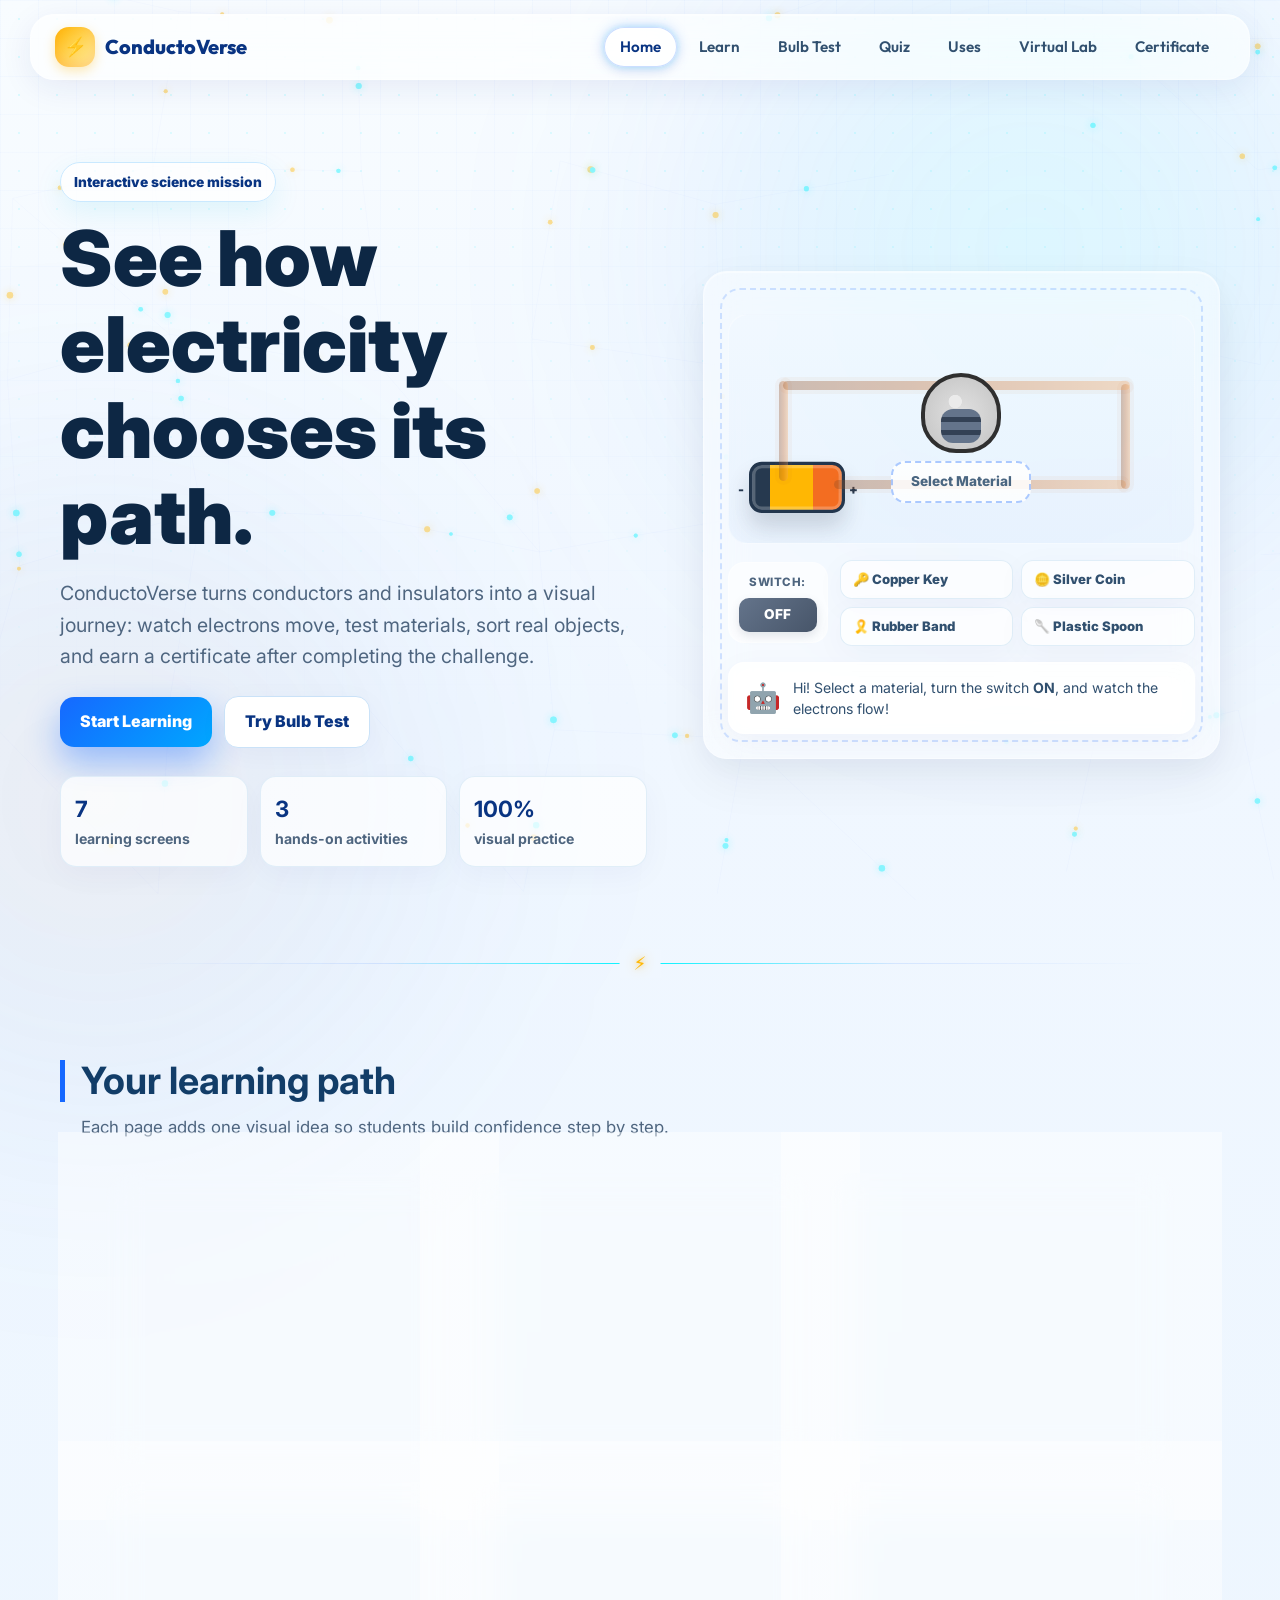
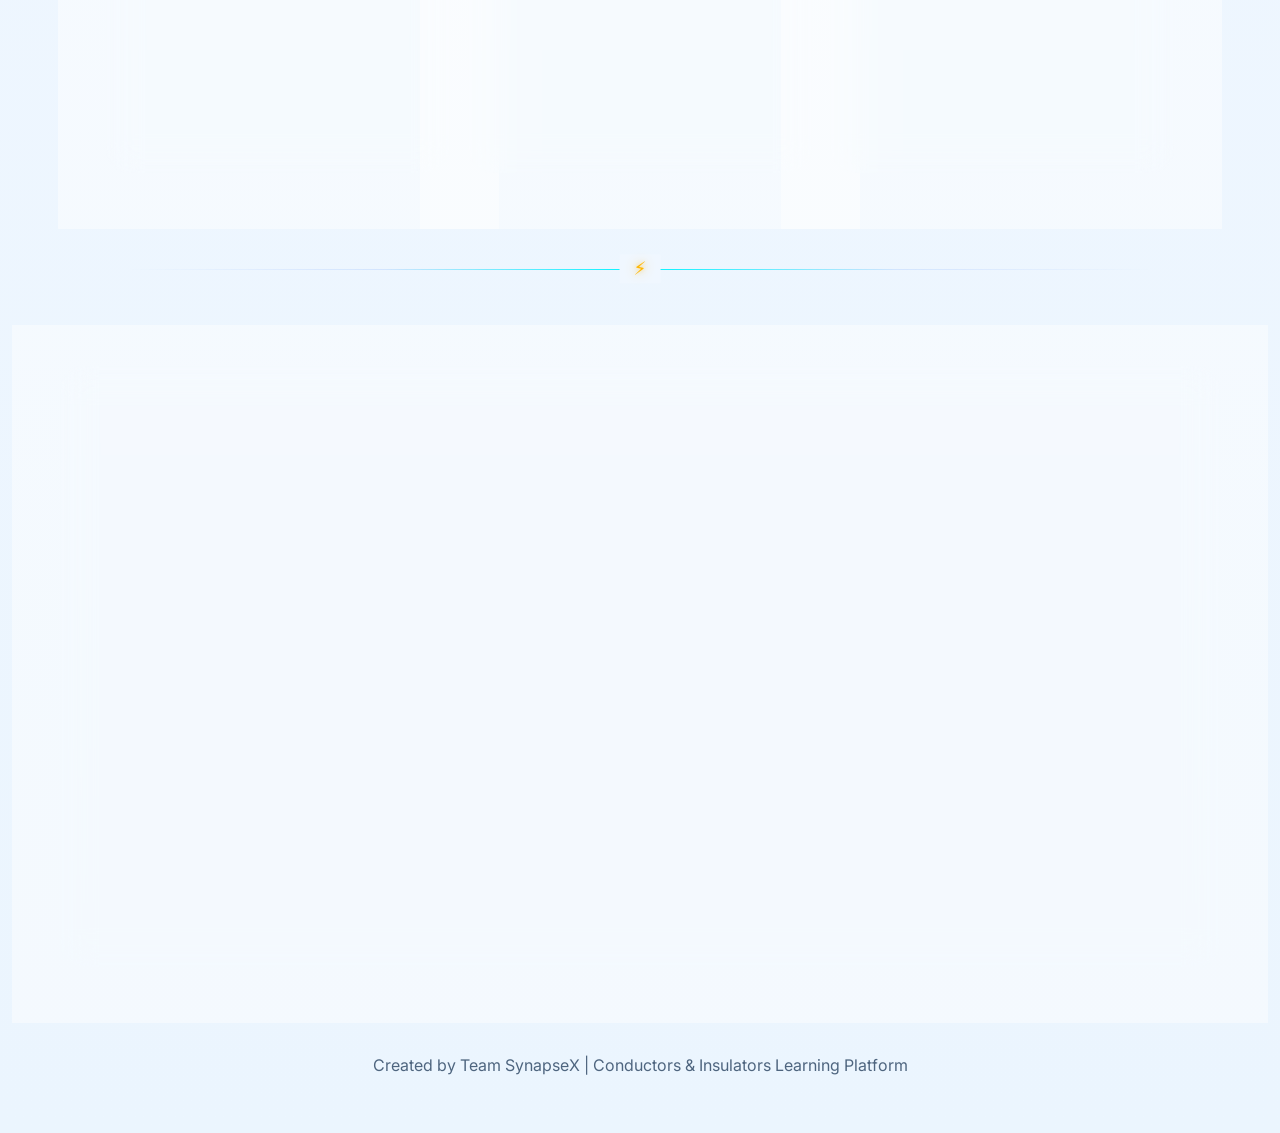
<file: conductors-and-insulators-s05/index.html>
<!DOCTYPE html>
<html lang="en">
<head>
<meta charset="UTF-8">
<meta name="viewport" content="width=device-width, initial-scale=1.0">
<title>ConductoVerse - Learn Conductors & Insulators</title>
<link rel="stylesheet" href="css/style.css">
</head>
<body>

<nav class="navbar" aria-label="Main navigation">
    <a class="logo" href="index.html">
        <span class="logo-mark">⚡</span>
        ConductoVerse
    </a>

    <ul class="nav-links">
        <li><a class="active" href="index.html">Home</a></li>
        <li><a href="learn.html">Learn</a></li>
        <li><a href="bulb.html">Bulb Test</a></li>
        <li><a href="quiz.html">Quiz</a></li>
        <li><a href="uses.html">Uses</a></li>
        <li><a href="lab.html">Virtual Lab</a></li>
        <li><a href="certificate.html">Certificate</a></li>
    </ul>
</nav>

<main>
    <section class="hero">
        <div class="hero-copy">
            <div class="eyebrow">Interactive science mission</div>
            <h1>See how electricity chooses its path.</h1>
            <p>
                ConductoVerse turns conductors and insulators into a visual journey:
                watch electrons move, test materials, sort real objects, and earn a
                certificate after completing the challenge.
            </p>

            <div class="hero-actions">
                <a href="learn.html" class="start-btn">Start Learning</a>
                <a href="bulb.html" class="btn secondary">Try Bulb Test</a>
            </div>

            <div class="hero-stats" aria-label="Learning modules">
                <div class="stat">
                    <strong>7</strong>
                    <span>learning screens</span>
                </div>
                <div class="stat">
                    <strong>3</strong>
                    <span>hands-on activities</span>
                </div>
                <div class="stat">
                    <strong>100%</strong>
                    <span>visual practice</span>
                </div>
            </div>
        </div>

        <div class="visual-card" aria-label="Interactive electric circuit simulator">
            <div class="circuit-hero-interactive" id="heroCircuit">
                <!-- Live Circuit Stage -->
                <div class="circuit-stage" id="heroCircuitStage">
                    <div class="battery"></div>
                    <div class="wire one"></div>
                    <div class="wire two"></div>
                    <div class="wire three"></div>
                    <div class="wire four"></div>
                    <div class="electron"></div>
                    <div class="electron delay"></div>
                    <div class="bulb-visual">
                        <div class="bulb-glass"><span class="filament"></span></div>
                        <div class="bulb-base"></div>
                    </div>
                    <!-- Slot for selected item -->
                    <div id="heroTestItem" class="test-item-slot">Select Material</div>
                </div>

                <!-- Switch Controller & Choices Grid -->
                <div class="hero-controls-panel">
                    <div class="switch-control">
                        <span class="switch-label">Switch:</span>
                        <button id="heroSwitchBtn" class="hero-switch-btn off">OFF</button>
                    </div>

                    <div class="hero-selector-grid">
                        <button class="hero-choice-btn" data-kind="conductor" data-name="Copper Key" data-emoji="🔑" data-desc="Copper is a metal with free electrons! It completes the path to light up the bulb.">🔑 Copper Key</button>
                        <button class="hero-choice-btn" data-kind="conductor" data-name="Silver Coin" data-emoji="🪙" data-desc="Silver is a great conductor! Electricity flows through it easily.">🪙 Silver Coin</button>
                        <button class="hero-choice-btn" data-kind="insulator" data-name="Rubber Band" data-emoji="🎗️" data-desc="Rubber holds its electrons tightly. It blocks the path so the bulb stays off.">🎗️ Rubber Band</button>
                        <button class="hero-choice-btn" data-kind="insulator" data-name="Plastic Spoon" data-emoji="🥄" data-desc="Plastic is an insulator. It does not allow current to pass.">🥄 Plastic Spoon</button>
                    </div>
                </div>

                <!-- Mascot Speech Bubble -->
                <div class="mascot-helper">
                    <span class="mascot-avatar">🤖</span>
                    <div class="mascot-bubble" id="heroMascotText">
                        Hi! Select a material, turn the switch <strong>ON</strong>, and watch the electrons flow!
                    </div>
                </div>
            </div>
        </div>
    </section>

    <div class="section-divider"></div>

    <section class="section">
        <div class="section-head">
            <h2>Your learning path</h2>
            <p>Each page adds one visual idea so students build confidence step by step.</p>
        </div>

        <div class="cards">
            <article class="card">
                <div class="icon-orb">📚</div>
                <h2>Learn Basics</h2>
                <p>Compare flowing electrons in conductors with blocked electrons in insulators.</p>
                <a class="btn" href="learn.html">Open Lesson</a>
            </article>

            <article class="card">
                <div class="icon-orb">💡</div>
                <h2>Bulb Experiment</h2>
                <p>Place a material into the circuit and instantly see if the bulb lights up.</p>
                <a class="btn" href="bulb.html">Test Materials</a>
            </article>

            <article class="card">
                <div class="icon-orb">🎯</div>
                <h2>Quiz Challenge</h2>
                <p>Answer short visual questions and get clear feedback on every concept.</p>
                <a class="btn" href="quiz.html">Start Quiz</a>
            </article>

            <article class="card">
                <div class="icon-orb">🌍</div>
                <h2>Real Uses</h2>
                <p>Connect the lesson to wires, chargers, gloves, switches, and power lines.</p>
                <a class="btn" href="uses.html">Explore Uses</a>
            </article>

            <article class="card">
                <div class="icon-orb">🧪</div>
                <h2>Virtual Lab</h2>
                <p>Drag objects into conductor and insulator zones to prove what you learned.</p>
                <a class="btn" href="lab.html">Open Lab</a>
            </article>

            <article class="card">
                <div class="icon-orb">🏆</div>
                <h2>Certificate</h2>
                <p>Finish the journey with a clean certificate students can personalize.</p>
                <a class="btn" href="certificate.html">View Certificate</a>
            </article>
        </div>
    </section>

    <div class="section-divider"></div>

    <section class="section">
        <div class="storyboard-panel">
            <div>
                <div class="eyebrow">Storyboard to experience</div>
                <h2>From power outage to science hero.</h2>
                <p>
                    The storyboard guides the site: students test materials, observe the circuit,
                    choose safely, and restore power by understanding what conducts electricity.
                </p>
                <div class="steps">
                    <div class="step">
                        <span class="step-number">1</span>
                        <div>
                            <h3>Observe the problem</h3>
                            <p>A circuit needs the right material to let electricity flow.</p>
                        </div>
                    </div>
                    <div class="step">
                        <span class="step-number">2</span>
                        <div>
                            <h3>Test and compare</h3>
                            <p>Conductors complete the path; insulators protect and block flow.</p>
                        </div>
                    </div>
                    <div class="step">
                        <span class="step-number">3</span>
                        <div>
                            <h3>Apply in real life</h3>
                            <p>Students connect the idea to home wiring, chargers, and safety.</p>
                        </div>
                    </div>
                </div>
            </div>
            <img src="2862a1fc-e5d7-46e4-bfab-759bac19c21b.jpg" alt="Conductors and insulators storyboard">
        </div>
    </section>
</main>

<footer>
    Created by Team SynapseX | Conductors & Insulators Learning Platform
</footer>

<script src="js/bg-simulation.js"></script>
<script src="js/home-circuit.js"></script>
</body>
</html>
</file>
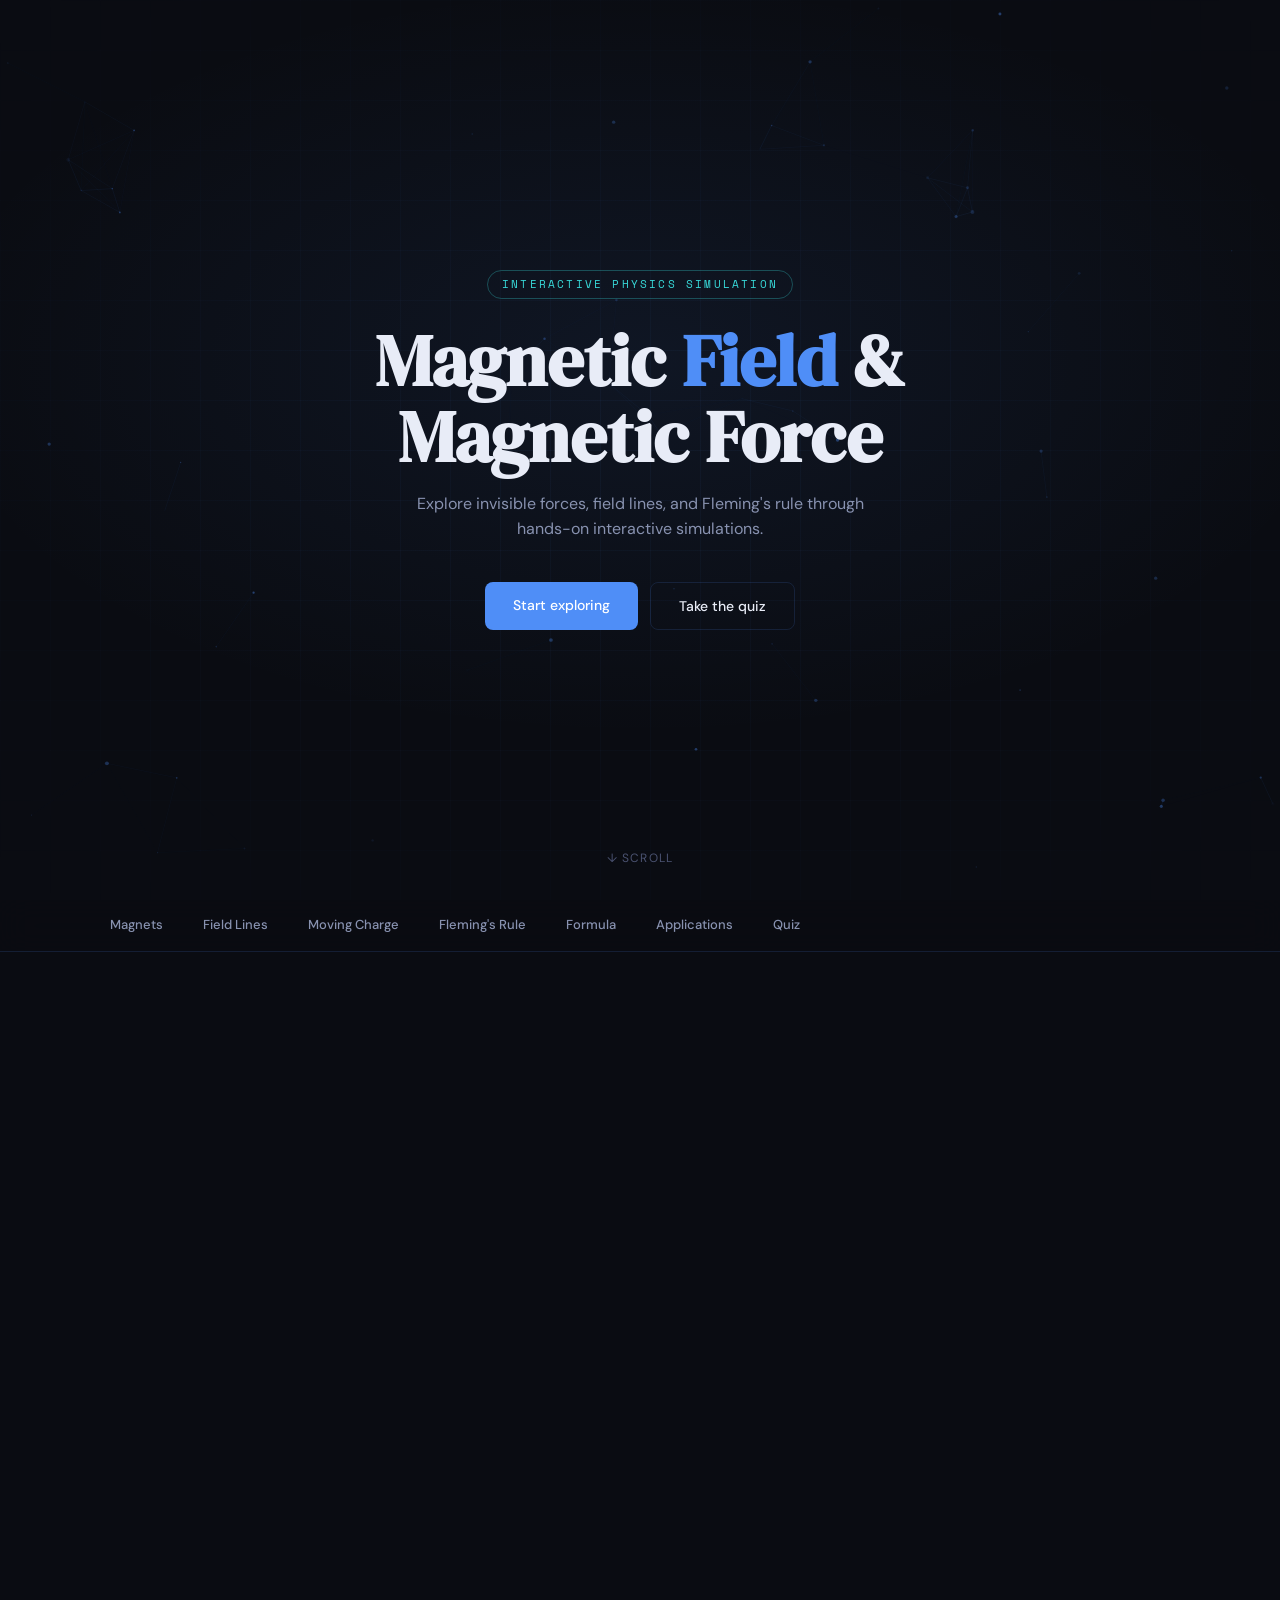
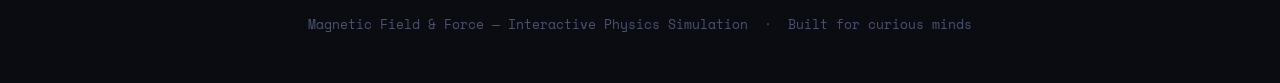
<file: magnetic-field-and-magnetic-force-s04/index.html>
<!DOCTYPE html>
<html lang="en">
<head>
<meta charset="UTF-8">
<meta name="viewport" content="width=device-width, initial-scale=1.0">
<title>Magnetic Field & Force — Interactive Simulation</title>
<link href="https://fonts.googleapis.com/css2?family=Space+Mono:wght@400;700&family=DM+Sans:wght@300;400;500;600&family=DM+Serif+Display:ital@0;1&display=swap" rel="stylesheet">
<style>
:root {
  --bg: #0a0c12;
  --bg2: #0f1220;
  --bg3: #161a2e;
  --surface: #1c2138;
  --surface2: #232944;
  --blue: #4f8ef7;
  --blue-dim: #2a4f9e;
  --cyan: #38d9d9;
  --red: #f75e5e;
  --amber: #f7b731;
  --green: #3ddc84;
  --text: #e8ecf7;
  --text2: #8892b0;
  --text3: #4a5270;
  --border: rgba(79,142,247,0.15);
  --glow: rgba(79,142,247,0.4);
  --font-head: 'DM Serif Display', serif;
  --font-mono: 'Space Mono', monospace;
  --font-body: 'DM Sans', sans-serif;
}

*, *::before, *::after { box-sizing: border-box; margin: 0; padding: 0; }
html { scroll-behavior: smooth; }
body {
  background: var(--bg);
  color: var(--text);
  font-family: var(--font-body);
  font-size: 15px;
  line-height: 1.6;
  overflow-x: hidden;
}

/* HERO */
.hero {
  min-height: 100vh;
  display: flex;
  flex-direction: column;
  align-items: center;
  justify-content: center;
  position: relative;
  overflow: hidden;
  padding: 3rem 2rem;
  text-align: center;
}
.hero-bg {
  position: absolute; inset: 0; z-index: 0;
  background: radial-gradient(ellipse 80% 60% at 50% 40%, rgba(79,142,247,0.08) 0%, transparent 70%);
}
.hero-grid {
  position: absolute; inset: 0; z-index: 0;
  background-image:
    linear-gradient(rgba(79,142,247,0.05) 1px, transparent 1px),
    linear-gradient(90deg, rgba(79,142,247,0.05) 1px, transparent 1px);
  background-size: 50px 50px;
  mask-image: radial-gradient(ellipse 70% 70% at 50% 50%, black, transparent);
}
.hero-canvas-wrap {
  position: absolute; inset: 0; z-index: 1; pointer-events: none;
}
#heroCanvas { width: 100%; height: 100%; }
.hero-content { position: relative; z-index: 2; max-width: 700px; }
.hero-tag {
  display: inline-block;
  font-family: var(--font-mono);
  font-size: 11px;
  letter-spacing: 0.2em;
  text-transform: uppercase;
  color: var(--cyan);
  border: 1px solid rgba(56,217,217,0.3);
  padding: 5px 14px;
  border-radius: 100px;
  margin-bottom: 1.5rem;
  animation: fadeUp 0.8s ease both;
}
.hero h1 {
  font-family: var(--font-head);
  font-size: clamp(2.4rem, 6vw, 4.5rem);
  line-height: 1.05;
  color: var(--text);
  margin-bottom: 1rem;
  animation: fadeUp 0.8s 0.1s ease both;
}
.hero h1 em { color: var(--blue); font-style: normal; }
.hero-sub {
  color: var(--text2);
  font-size: 16px;
  max-width: 480px;
  margin: 0 auto 2.5rem;
  animation: fadeUp 0.8s 0.2s ease both;
}
.hero-btns {
  display: flex; gap: 12px; flex-wrap: wrap; justify-content: center;
  animation: fadeUp 0.8s 0.3s ease both;
}
.btn {
  padding: 12px 28px;
  border-radius: 8px;
  font-family: var(--font-body);
  font-size: 14px;
  font-weight: 500;
  cursor: pointer;
  border: none;
  transition: all 0.2s;
  text-decoration: none;
  display: inline-block;
}
.btn-primary { background: var(--blue); color: #fff; }
.btn-primary:hover { background: #6fa0ff; transform: translateY(-2px); box-shadow: 0 8px 24px rgba(79,142,247,0.3); }
.btn-outline { background: transparent; color: var(--text); border: 1px solid var(--border); }
.btn-outline:hover { border-color: var(--blue); color: var(--blue); transform: translateY(-2px); }
.scroll-hint {
  position: absolute; bottom: 2rem; left: 50%; transform: translateX(-50%);
  color: var(--text3); font-size: 12px; letter-spacing: 0.1em; text-transform: uppercase;
  animation: bounce 2s infinite;
  z-index: 2;
}
@keyframes bounce { 0%,100%{transform:translateX(-50%) translateY(0)} 50%{transform:translateX(-50%) translateY(6px)} }
@keyframes fadeUp { from{opacity:0;transform:translateY(20px)} to{opacity:1;transform:translateY(0)} }

/* NAV */
.sticky-nav {
  position: sticky; top: 0; z-index: 100;
  background: rgba(10,12,18,0.9);
  backdrop-filter: blur(16px);
  border-bottom: 1px solid var(--border);
  padding: 0 2rem;
}
.nav-inner {
  max-width: 1100px; margin: 0 auto;
  display: flex; align-items: center; gap: 0;
  overflow-x: auto;
}
.nav-inner::-webkit-scrollbar { display: none; }
.nav-tab {
  padding: 1rem 1.25rem;
  font-size: 13px;
  font-weight: 500;
  color: var(--text2);
  cursor: pointer;
  border-bottom: 2px solid transparent;
  white-space: nowrap;
  transition: all 0.2s;
  background: none; border-left: none; border-right: none; border-top: none;
  font-family: var(--font-body);
}
.nav-tab:hover { color: var(--text); }
.nav-tab.active { color: var(--blue); border-bottom-color: var(--blue); }

/* SECTIONS */
.section { padding: 80px 2rem; max-width: 1100px; margin: 0 auto; }
.section-label {
  font-family: var(--font-mono);
  font-size: 10px;
  letter-spacing: 0.2em;
  text-transform: uppercase;
  color: var(--blue);
  margin-bottom: 0.75rem;
}
.section-title {
  font-family: var(--font-head);
  font-size: clamp(1.8rem, 3.5vw, 2.8rem);
  line-height: 1.1;
  margin-bottom: 1rem;
}
.section-desc { color: var(--text2); max-width: 560px; margin-bottom: 2.5rem; font-size: 15px; }

/* CARDS */
.card {
  background: var(--surface);
  border: 1px solid var(--border);
  border-radius: 16px;
  padding: 1.5rem;
}
.card-sm { padding: 1rem 1.25rem; border-radius: 12px; }

/* CANVAS WRAP */
.canvas-box {
  background: var(--bg2);
  border: 1px solid var(--border);
  border-radius: 16px;
  overflow: hidden;
  position: relative;
}
.canvas-box canvas { display: block; width: 100%; }

/* CONTROLS */
.controls-row {
  display: flex; gap: 1.5rem; flex-wrap: wrap; margin-top: 1.25rem;
}
.ctrl {
  flex: 1; min-width: 140px;
}
.ctrl label {
  display: block; font-size: 12px; color: var(--text2); margin-bottom: 6px;
  font-family: var(--font-mono);
}
.ctrl-val {
  font-size: 13px; font-weight: 600; color: var(--cyan);
  font-family: var(--font-mono); float: right;
}
input[type=range] {
  width: 100%; height: 4px; appearance: none;
  background: var(--surface2); border-radius: 2px; outline: none;
}
input[type=range]::-webkit-slider-thumb {
  appearance: none; width: 16px; height: 16px; border-radius: 50%;
  background: var(--blue); cursor: pointer;
  box-shadow: 0 0 8px rgba(79,142,247,0.5);
}
select {
  width: 100%; padding: 8px 12px;
  background: var(--surface2); color: var(--text);
  border: 1px solid var(--border); border-radius: 8px;
  font-size: 13px; font-family: var(--font-body); cursor: pointer; outline: none;
}
select:focus { border-color: var(--blue); }

/* BUTTONS */
.btn-row { display: flex; gap: 8px; margin-top: 1rem; flex-wrap: wrap; }
.action-btn {
  padding: 9px 20px; border-radius: 8px;
  border: 1px solid var(--border);
  background: var(--surface);
  color: var(--text); font-size: 13px;
  font-family: var(--font-body); font-weight: 500;
  cursor: pointer; transition: all 0.2s;
}
.action-btn:hover { border-color: var(--blue); color: var(--blue); }
.action-btn.primary { background: var(--blue); color: #fff; border-color: var(--blue); }
.action-btn.primary:hover { background: #6fa0ff; }

/* INFO CHIPS */
.chips { display: flex; gap: 8px; flex-wrap: wrap; margin-top: 1rem; }
.chip {
  background: var(--surface2); border: 1px solid var(--border);
  border-radius: 100px; padding: 5px 14px;
  font-size: 12px; color: var(--text2); font-family: var(--font-mono);
}
.chip strong { color: var(--text); }

/* FORMULA SECTION */
.formula-hero {
  background: linear-gradient(135deg, var(--bg3), var(--surface));
  border: 1px solid var(--border);
  border-radius: 20px;
  padding: 2.5rem;
  text-align: center;
  position: relative;
  overflow: hidden;
  margin-bottom: 2rem;
}
.formula-hero::before {
  content: '';
  position: absolute; inset: 0;
  background: radial-gradient(ellipse 60% 60% at 50% 50%, rgba(79,142,247,0.06), transparent);
}
.formula-big {
  font-family: var(--font-mono);
  font-size: clamp(2rem, 5vw, 3.5rem);
  font-weight: 700;
  color: var(--blue);
  position: relative; z-index: 1;
  letter-spacing: -0.02em;
  margin-bottom: 1.5rem;
}
.formula-terms {
  display: flex; gap: 2rem; justify-content: center; flex-wrap: wrap;
  position: relative; z-index: 1;
}
.ft { text-align: center; }
.ft-sym { font-family: var(--font-mono); font-size: 18px; font-weight: 700; color: var(--cyan); display: block; }
.ft-desc { font-size: 12px; color: var(--text2); }

/* FORCE METER */
.force-meter-wrap { margin: 1.5rem 0; }
.force-meter-bar {
  height: 8px; background: var(--surface2); border-radius: 4px; overflow: hidden;
  margin-bottom: 8px;
}
.force-meter-fill {
  height: 100%; border-radius: 4px;
  background: linear-gradient(90deg, var(--blue), var(--cyan));
  transition: width 0.3s ease;
}
.force-readout {
  font-family: var(--font-mono);
  font-size: 28px; font-weight: 700; color: var(--blue);
}
.force-unit { font-size: 14px; color: var(--text2); }

/* GRID 2 */
.grid2 { display: grid; grid-template-columns: 1fr 1fr; gap: 1.5rem; }

/* ─── RESPONSIVE ─── */
@media (max-width: 900px) {
  .section { padding: 60px 1.5rem; }
  .hero { padding: 2rem 1.5rem; }
  .formula-hero { padding: 1.75rem; }
  .fleming-result-val { font-size: 17px; }
}

@media (max-width: 680px) {
  .grid2 { grid-template-columns: 1fr; }
  .hero { padding: 1.5rem 1rem; min-height: 90vh; }
  .hero h1 { font-size: clamp(1.8rem, 7vw, 2.4rem); }
  .hero-sub { font-size: 14px; max-width: 100%; }
  .hero-tag { font-size: 10px; padding: 4px 10px; }
  .btn { padding: 10px 20px; font-size: 13px; }
  .sticky-nav { padding: 0 0.5rem; }
  .nav-tab { padding: 0.75rem 0.75rem; font-size: 11px; }
  .section { padding: 50px 1rem; }
  .section-title { font-size: clamp(1.4rem, 5vw, 1.8rem); }
  .section-desc { font-size: 14px; }
  .canvas-box { border-radius: 12px; }
  .controls-row { gap: 1rem; }
  .ctrl { min-width: 100%; }
  .formula-hero { padding: 1.25rem; border-radius: 14px; }
  .formula-big { font-size: clamp(1.4rem, 6vw, 2rem); }
  .formula-terms { gap: 1rem; }
  .ft-sym { font-size: 15px; }
  .force-readout { font-size: 22px; }
  .score-big { font-size: 3.5rem; }
  .quiz-q { font-size: 1.1rem; }
  .fleming-result { padding: 0.75rem 1rem; }
  footer { padding: 2rem 1rem; font-size: 11px; }
  .apps-grid { grid-template-columns: 1fr; }
  .app-card { padding: 1.25rem; }
  .card { padding: 1.25rem; }
}

@media (max-width: 480px) {
  .hero { padding: 1rem 0.75rem; min-height: 85vh; }
  .hero h1 { font-size: clamp(1.4rem, 8vw, 1.8rem); }
  .hero-sub { font-size: 13px; margin-bottom: 1.5rem; }
  .hero-btns { gap: 8px; flex-direction: column; align-items: center; }
  .btn { width: 100%; max-width: 240px; text-align: center; }
  .nav-tab { padding: 0.6rem 0.5rem; font-size: 10px; }
  .section { padding: 40px 0.75rem; }
  .section-title { font-size: clamp(1.2rem, 6vw, 1.4rem); }
  .section-desc { font-size: 13px; margin-bottom: 1.5rem; }
  .formula-hero { padding: 1rem; border-radius: 12px; }
  .formula-big { font-size: clamp(1.1rem, 7vw, 1.4rem); }
  .formula-terms { gap: 0.75rem; }
  .ft-sym { font-size: 13px; }
  .ft-desc { font-size: 10px; }
  .ctrl-val { float: none; display: inline; margin-left: 6px; }
  input[type=range]::-webkit-slider-thumb { width: 20px; height: 20px; }
  .action-btn { padding: 8px 16px; font-size: 12px; }
  .force-readout { font-size: 18px; }
  .score-big { font-size: 2.8rem; }
  .quiz-q { font-size: 1rem; }
  .quiz-opt { padding: 10px 14px; font-size: 13px; }
  .scroll-hint { bottom: 1rem; font-size: 10px; }
  .app-card { padding: 1rem; }
  .app-icon { width: 40px; height: 40px; font-size: 18px; }
  .card { padding: 1rem; border-radius: 12px; }
}

/* APPS */
.apps-grid {
  display: grid;
  grid-template-columns: repeat(auto-fit, minmax(200px, 1fr));
  gap: 1rem;
}
.app-card {
  background: var(--surface);
  border: 1px solid var(--border);
  border-radius: 16px;
  padding: 1.5rem;
  cursor: pointer;
  transition: all 0.25s;
  position: relative;
  overflow: hidden;
}
.app-card::before {
  content: '';
  position: absolute; inset: 0;
  opacity: 0;
  transition: opacity 0.3s;
}
.app-card:hover { transform: translateY(-4px); border-color: rgba(79,142,247,0.4); }
.app-card:hover::before { opacity: 1; }
.app-icon {
  width: 48px; height: 48px; border-radius: 12px;
  display: flex; align-items: center; justify-content: center;
  font-size: 22px; margin-bottom: 1rem;
}
.app-name { font-weight: 600; font-size: 15px; margin-bottom: 6px; }
.app-desc { font-size: 13px; color: var(--text2); line-height: 1.5; }
.app-link {
  font-size: 12px; color: var(--blue); font-family: var(--font-mono);
  margin-top: 10px; display: block;
}

/* QUIZ */
.quiz-wrap { max-width: 640px; }
.quiz-progress {
  display: flex; gap: 6px; margin-bottom: 1.5rem;
}
.prog-seg {
  flex: 1; height: 3px; background: var(--surface2); border-radius: 2px;
  transition: background 0.3s;
}
.prog-seg.done { background: var(--green); }
.prog-seg.current { background: var(--blue); }
.quiz-q {
  font-family: var(--font-head);
  font-size: 1.3rem;
  margin-bottom: 1.5rem;
  line-height: 1.35;
}
.quiz-num {
  font-family: var(--font-mono);
  font-size: 11px; color: var(--text3);
  margin-bottom: 8px; letter-spacing: 0.15em;
}
.quiz-opts { display: flex; flex-direction: column; gap: 10px; }
.quiz-opt {
  padding: 12px 18px;
  background: var(--surface);
  border: 1px solid var(--border);
  border-radius: 10px;
  color: var(--text); font-size: 14px;
  cursor: pointer; text-align: left;
  font-family: var(--font-body);
  transition: all 0.2s;
}
.quiz-opt:hover { border-color: var(--blue); background: var(--surface2); }
.quiz-opt.correct { background: rgba(61,220,132,0.1); border-color: var(--green); color: var(--green); }
.quiz-opt.wrong { background: rgba(247,94,94,0.1); border-color: var(--red); color: var(--red); }
.quiz-opt:disabled { cursor: default; }
.quiz-fb {
  margin-top: 1rem; padding: 12px 16px;
  border-radius: 10px; font-size: 13px; line-height: 1.5;
}
.quiz-fb.ok { background: rgba(61,220,132,0.08); color: #a0f0c0; border: 1px solid rgba(61,220,132,0.2); }
.quiz-fb.no { background: rgba(247,94,94,0.08); color: #f7a0a0; border: 1px solid rgba(247,94,94,0.2); }
.score-big {
  font-family: var(--font-mono);
  font-size: 5rem; font-weight: 700; color: var(--blue); line-height: 1;
}
.score-label { color: var(--text2); font-size: 15px; margin-bottom: 2rem; }

/* FLEMING RESULT */
.fleming-result {
  background: var(--surface2); border-radius: 12px; padding: 1rem 1.25rem;
  margin-top: 1rem; border: 1px solid var(--border);
}
.fleming-result-label { font-size: 12px; color: var(--text2); margin-bottom: 4px; font-family: var(--font-mono); }
.fleming-result-val { font-size: 20px; font-weight: 600; color: var(--amber); font-family: var(--font-mono); }

/* FOOTER */
footer {
  border-top: 1px solid var(--border);
  padding: 3rem 2rem;
  text-align: center;
  color: var(--text3);
  font-size: 13px;
  font-family: var(--font-mono);
}
footer a { color: var(--blue); text-decoration: none; }

/* CUSTOM SCROLLBAR */
::-webkit-scrollbar { width: 8px; height: 8px; }
::-webkit-scrollbar-track { background: var(--bg2); }
::-webkit-scrollbar-thumb {
  background: var(--surface2); border-radius: 4px;
  border: 1px solid var(--border);
}
::-webkit-scrollbar-thumb:hover { background: var(--blue-dim); }
::-webkit-scrollbar-thumb:active { background: var(--blue); }
* { scrollbar-width: thin; scrollbar-color: var(--surface2) var(--bg2); }

/* SCROLL REVEAL */
.reveal { opacity: 0; transform: translateY(30px); transition: opacity 0.7s ease, transform 0.7s ease; }
.reveal.visible { opacity: 1; transform: none; }
</style>
</head>
<body>

<!-- HERO -->
<section class="hero" id="top">
  <div class="hero-bg"></div>
  <div class="hero-grid"></div>
  <div class="hero-canvas-wrap"><canvas id="heroCanvas"></canvas></div>
  <div class="hero-content">
    <div class="hero-tag">Interactive Physics Simulation</div>
    <h1>Magnetic <em>Field</em> &amp;<br>Magnetic Force</h1>
    <p class="hero-sub">Explore invisible forces, field lines, and Fleming's rule through hands-on interactive simulations.</p>
    <div class="hero-btns">
      <a href="#magnets" class="btn btn-primary">Start exploring</a>
      <a href="#quiz" class="btn btn-outline">Take the quiz</a>
    </div>
  </div>
  <div class="scroll-hint">↓ scroll</div>
</section>

<!-- STICKY NAV -->
<nav class="sticky-nav">
  <div class="nav-inner">
    <button class="nav-tab active" onclick="scrollTo('magnets',this)">Magnets</button>
    <button class="nav-tab" onclick="scrollTo('field',this)">Field Lines</button>
    <button class="nav-tab" onclick="scrollTo('charge',this)">Moving Charge</button>
    <button class="nav-tab" onclick="scrollTo('fleming',this)">Fleming's Rule</button>
    <button class="nav-tab" onclick="scrollTo('formula',this)">Formula</button>
    <button class="nav-tab" onclick="scrollTo('apps',this)">Applications</button>
    <button class="nav-tab" onclick="scrollTo('quiz',this)">Quiz</button>
  </div>
</nav>

<!-- 1. MAGNETS -->
<section id="magnets" class="section">
  <div class="reveal">
    <div class="section-label">01 — Foundation</div>
    <h2 class="section-title">What are Magnets?</h2>
    <p class="section-desc">Magnets create an invisible region around them where their force can be felt. Every magnet has a north (N) and south (S) pole. Opposite poles attract; like poles repel.</p>
    <div class="canvas-box" style="height:280px">
      <canvas id="magnetCanvas" height="280"></canvas>
    </div>
    <div class="btn-row">
      <button class="action-btn primary" onclick="toggleMagnet()">Toggle attract / repel</button>
    </div>
    <div class="chips" style="margin-top:1.25rem">
      <div class="chip">Force: <strong id="magForceChip">Attraction</strong></div>
      <div class="chip">N pole → <strong>field lines out</strong></div>
      <div class="chip">S pole → <strong>field lines in</strong></div>
    </div>
  </div>
</section>

<!-- 2. FIELD LINES -->
<section id="field" class="section">
  <div class="reveal">
    <div class="section-label">02 — Visualisation</div>
    <h2 class="section-title">Magnetic Field Lines</h2>
    <p class="section-desc">Field lines show direction and strength of a magnetic field, represented by vector <strong>B</strong>. Denser lines = stronger field. Lines run from N to S outside the magnet.</p>
    <div class="canvas-box" style="height:300px">
      <canvas id="fieldCanvas" height="300"></canvas>
    </div>
    <div class="controls-row">
      <div class="ctrl">
        <label>Field strength <span class="ctrl-val" id="fsLabel">Medium</span></label>
        <input type="range" min="1" max="5" value="3" step="1" id="fsRange" oninput="updateField(this)">
      </div>
    </div>
  </div>
</section>

<!-- 3. MOVING CHARGE -->
<section id="charge" class="section">
  <div class="reveal">
    <div class="section-label">03 — Particle Dynamics</div>
    <h2 class="section-title">Moving Charge in a Field</h2>
    <p class="section-desc">A charged particle moving through a magnetic field experiences a force perpendicular to both velocity and field. This causes it to curve into a circular path.</p>
    <div class="canvas-box" style="height:300px">
      <canvas id="chargeCanvas" height="300"></canvas>
    </div>
    <div class="controls-row">
      <div class="ctrl">
        <label>Velocity <span class="ctrl-val" id="velLabel">3 m/s</span></label>
        <input type="range" min="0" max="5" value="3" step="1" id="velRange" oninput="updateVel(this)">
      </div>
      <div class="ctrl">
        <label>Charge sign</label>
        <select id="chargeSel" onchange="resetParticle()">
          <option value="1">+ Positive</option>
          <option value="-1">− Negative</option>
        </select>
      </div>
    </div>
    <div class="btn-row">
      <button class="action-btn primary" onclick="resetParticle()">Launch particle</button>
      <button class="action-btn" onclick="togglePause()" id="pauseBtn">Pause</button>
    </div>
  </div>
</section>

<!-- 4. FLEMING -->
<section id="fleming" class="section">
  <div class="reveal">
    <div class="section-label">04 — Direction Rule</div>
    <h2 class="section-title">Fleming's Left-Hand Rule</h2>
    <p class="section-desc">Use your left hand: index finger → field direction (B), middle finger → current/velocity (v), thumb → force (F). Choose directions below and see the result.</p>
    <div class="grid2">
      <div>
        <div class="canvas-box" style="height:280px">
          <canvas id="flemingCanvas" height="280"></canvas>
        </div>
      </div>
      <div style="display:flex;flex-direction:column;gap:1rem;justify-content:center;">
        <div class="ctrl">
          <label>Velocity direction (v)</label>
          <select id="vDir" onchange="updateFleming()">
            <option value="right">→ Right</option>
            <option value="up">↑ Up</option>
            <option value="left">← Left</option>
            <option value="down">↓ Down</option>
          </select>
        </div>
        <div class="ctrl">
          <label>Field direction (B)</label>
          <select id="bDir" onchange="updateFleming()">
            <option value="into">⊗ Into page</option>
            <option value="out">⊙ Out of page</option>
          </select>
        </div>
        <div class="fleming-result">
          <div class="fleming-result-label">Force direction (F)</div>
          <div class="fleming-result-val" id="flemingResult">↑ Up</div>
        </div>
        <div class="card card-sm" style="font-size:13px;color:var(--text2);line-height:1.6">
          <strong style="color:var(--text);display:block;margin-bottom:6px">Remember:</strong>
          Middle finger = velocity/current<br>
          Index finger = field direction<br>
          Thumb = force on charge
        </div>
      </div>
    </div>
  </div>
</section>

<!-- 5. FORMULA -->
<section id="formula" class="section">
  <div class="reveal">
    <div class="section-label">05 — Mathematics</div>
    <h2 class="section-title">The Force Formula</h2>
    <p class="section-desc">The magnetic force on a moving charge depends on the charge q, its velocity v, and field strength B. Adjust the values to see the relationship.</p>
    <div class="formula-hero">
      <div class="formula-big">F = q(v × B)</div>
      <div class="formula-terms">
        <div class="ft"><span class="ft-sym">F</span><span class="ft-desc">Force (N)</span></div>
        <div class="ft"><span class="ft-sym">q</span><span class="ft-desc">Charge (C)</span></div>
        <div class="ft"><span class="ft-sym">v</span><span class="ft-desc">Velocity (m/s)</span></div>
        <div class="ft"><span class="ft-sym">×</span><span class="ft-desc">cross product</span></div>
        <div class="ft"><span class="ft-sym">B</span><span class="ft-desc">Field (T)</span></div>
      </div>
    </div>
    <div class="grid2">
      <div>
        <div class="controls-row" style="flex-direction:column;gap:1rem">
          <div class="ctrl">
            <label>Charge q (C) <span class="ctrl-val" id="qLabel">5 C</span></label>
            <input type="range" min="1" max="10" value="5" step="1" id="qRange" oninput="calcForce()">
          </div>
          <div class="ctrl">
            <label>Velocity v (m/s) <span class="ctrl-val" id="vLabel">5 m/s</span></label>
            <input type="range" min="1" max="10" value="5" step="1" id="vRange" oninput="calcForce()">
          </div>
          <div class="ctrl">
            <label>Field B (T) <span class="ctrl-val" id="bLabel">5 T</span></label>
            <input type="range" min="1" max="10" value="5" step="1" id="bRange" oninput="calcForce()">
          </div>
        </div>
      </div>
      <div style="display:flex;flex-direction:column;justify-content:center;gap:1rem">
        <div>
          <div style="font-size:12px;color:var(--text2);font-family:var(--font-mono);margin-bottom:8px">CALCULATED FORCE</div>
          <div class="force-readout"><span id="forceVal">125</span> <span class="force-unit">N</span></div>
        </div>
        <div class="force-meter-wrap">
          <div class="force-meter-bar">
            <div class="force-meter-fill" id="forceMeter" style="width:12.5%"></div>
          </div>
          <div style="font-size:12px;color:var(--text3);font-family:var(--font-mono)">0 — 1000 N range</div>
        </div>
        <div class="card card-sm" style="font-size:13px;color:var(--text2)">
          <strong style="color:var(--text);display:block;margin-bottom:4px">Conductor formula</strong>
          F = BIL sinθ<br>
          <span style="font-size:12px">B=field, I=current, L=length, θ=angle</span>
        </div>
      </div>
    </div>
  </div>
</section>

<!-- 6. APPLICATIONS -->
<section id="apps" class="section">
  <div class="reveal">
    <div class="section-label">06 — Real World</div>
    <h2 class="section-title">Applications of Magnetism</h2>
    <p class="section-desc">Magnetic forces power some of the most important technologies in modern life — from music to medicine to transportation.</p>
    <div class="apps-grid">
      <div class="app-card" style="--hover-bg:rgba(79,142,247,0.05)">
        <div class="app-icon" style="background:rgba(79,142,247,0.1);font-size:26px">🔊</div>
        <div class="app-name">Loudspeakers</div>
        <div class="app-desc">Current in a coil inside a permanent magnet vibrates a cone, producing sound waves from electrical signals.</div>
      </div>
      <div class="app-card">
        <div class="app-icon" style="background:rgba(61,220,132,0.1);font-size:26px">⚙️</div>
        <div class="app-name">Electric Motors</div>
        <div class="app-desc">Current-carrying coils in a magnetic field experience force — converting electrical energy into rotation.</div>
      </div>
      <div class="app-card">
        <div class="app-icon" style="background:rgba(247,183,49,0.1);font-size:26px">🚄</div>
        <div class="app-name">Maglev Trains</div>
        <div class="app-desc">Superconducting magnets levitate the train above the track, eliminating friction for speeds over 600 km/h.</div>
      </div>
      <div class="app-card">
        <div class="app-icon" style="background:rgba(247,94,94,0.1);font-size:26px">🏥</div>
        <div class="app-name">MRI Scanners</div>
        <div class="app-desc">Powerful fields align hydrogen nuclei in tissue, producing detailed 3D images without radiation.</div>
      </div>
      <div class="app-card">
        <div class="app-icon" style="background:rgba(56,217,217,0.1);font-size:26px">🧭</div>
        <div class="app-name">Compass</div>
        <div class="app-desc">Earth itself acts as a giant magnet. A compass needle aligns with Earth's magnetic field lines.</div>
      </div>
      <div class="app-card">
        <div class="app-icon" style="background:rgba(147,112,219,0.1);font-size:26px">⚛️</div>
        <div class="app-name">Particle Accelerators</div>
        <div class="app-desc">Magnetic fields steer and focus charged particles to near-light speeds in circular tunnels like the LHC.</div>
      </div>
    </div>
  </div>
</section>

<!-- 7. QUIZ -->
<section id="quiz" class="section">
  <div class="reveal">
    <div class="section-label">07 — Knowledge Check</div>
    <h2 class="section-title">Test Your Understanding</h2>
    <p class="section-desc">Five questions covering all the key concepts. Each answer comes with an explanation.</p>
    <div class="quiz-wrap">
      <div class="quiz-progress" id="quizProg"></div>
      <div id="quizArea"></div>
      <div class="btn-row" id="quizNav" style="display:none;margin-top:1.25rem">
        <button class="action-btn primary" onclick="nextQ()">Next →</button>
      </div>
    </div>
  </div>
</section>

<footer>
  <p>Magnetic Field & Force — Interactive Physics Simulation &nbsp;·&nbsp; Built for curious minds</p>
</footer>

<script>
// ─── NAV ───
function scrollTo(id, btn) {
  document.getElementById(id)?.scrollIntoView({behavior:'smooth', block:'start'});
  document.querySelectorAll('.nav-tab').forEach(b => b.classList.remove('active'));
  btn.classList.add('active');
}
const observer = new IntersectionObserver(entries => {
  entries.forEach(e => {
    if(e.isIntersecting){
      const id = e.target.id;
      document.querySelectorAll('.nav-tab').forEach((b,i) => {
        const ids = ['magnets','field','charge','fleming','formula','apps','quiz'];
        if(ids[i] === id) b.classList.add('active'); else b.classList.remove('active');
      });
    }
  });
}, {threshold:0.3});
['magnets','field','charge','fleming','formula','apps','quiz'].forEach(id=>{
  const el = document.getElementById(id);
  if(el) observer.observe(el);
});

// ─── SCROLL REVEAL ───
const ro = new IntersectionObserver(entries=>{
  entries.forEach(e=>{ if(e.isIntersecting) e.target.classList.add('visible'); });
},{threshold:0.1});
document.querySelectorAll('.reveal').forEach(el=>ro.observe(el));

// ─── HERO CANVAS (pauses when off-screen to save CPU) ───
(function(){
  const c = document.getElementById('heroCanvas');
  let running = true;
  function resize(){ c.width=c.offsetWidth; c.height=c.offsetHeight; }
  resize();
  window.addEventListener('resize',resize);
  const roHero = new IntersectionObserver(([e]) => {
    running = e.isIntersecting;
    if (running) draw();
  }, { threshold: 0 });
  roHero.observe(c);
  const particles = Array.from({length:60},()=>({
    x:Math.random(), y:Math.random(),
    vx:(Math.random()-0.5)*0.0004, vy:(Math.random()-0.5)*0.0004,
    r:Math.random()*1.5+0.5, a:Math.random()
  }));
  function draw(){
    if (!running) return;
    const ctx=c.getContext('2d'), w=c.width, h=c.height;
    ctx.clearRect(0,0,w,h);
    particles.forEach(p=>{
      p.x+=p.vx; p.y+=p.vy;
      if(p.x<0)p.x=1; if(p.x>1)p.x=0;
      if(p.y<0)p.y=1; if(p.y>1)p.y=0;
      ctx.beginPath(); ctx.arc(p.x*w,p.y*h,p.r,0,Math.PI*2);
      ctx.fillStyle=`rgba(79,142,247,${p.a*0.4})`; ctx.fill();
    });
    for(let i=0;i<particles.length;i++){
      for(let j=i+1;j<particles.length;j++){
        const dx=(particles[i].x-particles[j].x)*w;
        const dy=(particles[i].y-particles[j].y)*h;
        const d=Math.sqrt(dx*dx+dy*dy);
        if(d<120){
          ctx.beginPath(); ctx.moveTo(particles[i].x*w,particles[i].y*h);
          ctx.lineTo(particles[j].x*w,particles[j].y*h);
          ctx.strokeStyle=`rgba(79,142,247,${(1-d/120)*0.15})`; ctx.lineWidth=0.5; ctx.stroke();
        }
      }
    }
    requestAnimationFrame(draw);
  }
  draw();
})();

// ─── HELPER ───
function getCtx(id){
  const c=document.getElementById(id); if(!c)return null;
  const w=c.parentElement.offsetWidth||630;
  c.width=w; c.height=parseInt(c.getAttribute('height')||280);
  return [c.getContext('2d'),w,c.height];
}

// ─── MAGNETS ───
let magnetMode='attract';
function toggleMagnet(){
  magnetMode=magnetMode==='attract'?'repel':'attract';
  document.getElementById('magForceChip').textContent=magnetMode==='attract'?'Attraction':'Repulsion';
  drawMagnet();
}
function drawMagnet(){
  const r=getCtx('magnetCanvas'); if(!r)return;
  const [ctx,w,h]=r;
  ctx.clearRect(0,0,w,h);
  ctx.fillStyle='#0f1220'; ctx.fillRect(0,0,w,h);
  const cx=w/2;
  if(magnetMode==='attract'){
    drawMagBlock(ctx,cx-170,h/2-28,90,56,'#185FA5','#A32D2D','N','S');
    drawMagBlock(ctx,cx+80,h/2-28,90,56,'#185FA5','#A32D2D','N','S');
    drawCurvedLines(ctx,cx-80,h/2,cx+80,h/2,true);
    ctx.fillStyle='rgba(79,142,247,0.6)'; ctx.font='500 13px DM Sans'; ctx.textAlign='center';
    ctx.fillText('← Opposite poles attract →', cx, h-16);
  } else {
    drawMagBlock(ctx,cx-200,h/2-28,90,56,'#A32D2D','#185FA5','S','N');
    drawMagBlock(ctx,cx+110,h/2-28,90,56,'#185FA5','#A32D2D','N','S');
    drawCurvedLines(ctx,cx-110,h/2,cx+110,h/2,false);
    ctx.fillStyle='rgba(247,94,94,0.6)'; ctx.font='500 13px DM Sans'; ctx.textAlign='center';
    ctx.fillText('→ Like poles repel ←', cx, h-16);
  }
}
function drawMagBlock(ctx,x,y,w,h,c1,c2,l1,l2){
  ctx.fillStyle=c1; ctx.beginPath(); ctx.roundRect(x,y,w/2,h,[4,0,0,4]); ctx.fill();
  ctx.fillStyle=c2; ctx.beginPath(); ctx.roundRect(x+w/2,y,w/2,h,[0,4,4,0]); ctx.fill();
  ctx.fillStyle='#fff'; ctx.font='bold 16px DM Sans'; ctx.textAlign='center'; ctx.textBaseline='middle';
  ctx.fillText(l1,x+w/4,y+h/2); ctx.fillText(l2,x+3*w/4,y+h/2);
}
function drawCurvedLines(ctx,x1,y,x2,y2,attract){
  const n=7; const mid=(x1+x2)/2;
  for(let i=0;i<n;i++){
    const t=i/(n-1);
    const ay=y+(i-Math.floor(n/2))*22;
    ctx.beginPath();
    if(attract){
      ctx.moveTo(x1,ay);
      ctx.bezierCurveTo(mid,ay-30,mid,ay-30,x2,ay);
    } else {
      const off=(i<n/2?-1:1)*40;
      ctx.moveTo(x1,ay);
      ctx.bezierCurveTo(x1-60,ay+off,x2+60,ay+off,x2,ay);
    }
    ctx.strokeStyle=attract?'rgba(79,142,247,0.35)':'rgba(247,94,94,0.35)';
    ctx.lineWidth=1.5; ctx.setLineDash([4,3]); ctx.stroke(); ctx.setLineDash([]);
    const ax=attract?x2-4:x2+4;
    drawHead(ctx,ax,ay,attract?1:-1,attract?'rgba(79,142,247,0.5)':'rgba(247,94,94,0.5)');
  }
}
function drawHead(ctx,x,y,d,col){
  ctx.fillStyle=col; ctx.beginPath();
  ctx.moveTo(x+d*8,y); ctx.lineTo(x,y-5); ctx.lineTo(x,y+5); ctx.closePath(); ctx.fill();
}

// ─── FIELD LINES ───
const fsNames=['Very weak','Weak','Medium','Strong','Very strong'];
function updateField(el){
  document.getElementById('fsLabel').textContent=fsNames[el.value-1]; drawField();
}
function drawField(){
  const r=getCtx('fieldCanvas'); if(!r)return;
  const [ctx,w,h]=r;
  ctx.clearRect(0,0,w,h); ctx.fillStyle='#0f1220'; ctx.fillRect(0,0,w,h);
  const str=parseInt(document.getElementById('fsRange')?.value||3);
  const nx=w/2-130, sx=w/2+130, cy=h/2;
  const n=6+str*2;
  ctx.strokeStyle='rgba(79,142,247,0.5)'; ctx.fillStyle='rgba(79,142,247,0.5)'; ctx.lineWidth=1.2;
  for(let i=0;i<n;i++){
    const a=(i/n)*Math.PI*2;
    const px=nx+Math.cos(a)*42, py=cy+Math.sin(a)*42;
    const qx=sx+Math.cos(a+Math.PI)*42, qy=cy+Math.sin(a+Math.PI)*42;
    const cpx=(px+qx)/2+Math.sin(a)*70*(1+str*0.2);
    const cpy=(py+qy)/2-Math.cos(a)*70*(1+str*0.2);
    ctx.beginPath(); ctx.moveTo(px,py);
    ctx.quadraticCurveTo(cpx,cpy,qx,qy); ctx.stroke();
    const mx=cpx*0.5+px*0.25+qx*0.25, my=cpy*0.5+py*0.25+qy*0.25;
    const dx2=qx-px, dy2=qy-py, len=Math.sqrt(dx2*dx2+dy2*dy2)||1;
    ctx.beginPath(); ctx.moveTo(mx+dx2/len*8,my+dy2/len*8);
    ctx.lineTo(mx+dx2/len*8-dy2/len*5-dx2/len*5,my+dy2/len*8+dx2/len*5-dy2/len*5);
    ctx.lineTo(mx+dx2/len*8+dy2/len*5-dx2/len*5,my+dy2/len*8-dx2/len*5-dy2/len*5);
    ctx.closePath(); ctx.fill();
  }
  ctx.fillStyle='#185FA5'; ctx.beginPath(); ctx.arc(nx,cy,42,0,Math.PI*2); ctx.fill();
  ctx.fillStyle='#A32D2D'; ctx.beginPath(); ctx.arc(sx,cy,42,0,Math.PI*2); ctx.fill();
  ctx.fillStyle='#fff'; ctx.font='bold 20px DM Sans'; ctx.textAlign='center'; ctx.textBaseline='middle';
  ctx.fillText('N',nx,cy); ctx.fillText('S',sx,cy);
  ctx.fillStyle='rgba(79,142,247,0.4)'; ctx.font='12px Space Mono'; ctx.textAlign='left'; ctx.textBaseline='bottom';
  ctx.fillText('B — ' + fsNames[str-1], 14, h-12);
}

// ─── MOVING CHARGE ───
let pState=null, animRef=null, pPaused=false;
function resetParticle(){
  if(animRef) cancelAnimationFrame(animRef); pPaused=false;
  document.getElementById('pauseBtn').textContent='Pause';
  const r=getCtx('chargeCanvas'); if(!r)return;
  const [,w,h]=r;
  const v=parseInt(document.getElementById('velRange')?.value||3);
  const sign=parseInt(document.getElementById('chargeSel')?.value||1);
  pState={x:80,y:h/2,vx:v*1.3,vy:0,trail:[],q:sign,w,h};
  animCharge();
}
function updateVel(el){ document.getElementById('velLabel').textContent=el.value+' m/s'; resetParticle(); }
function togglePause(){
  pPaused=!pPaused;
  document.getElementById('pauseBtn').textContent=pPaused?'Resume':'Pause';
  if(!pPaused) animCharge();
}
function animCharge(){
  const r=getCtx('chargeCanvas'); if(!r)return;
  const [ctx,w,h]=r;
  ctx.clearRect(0,0,w,h); ctx.fillStyle='#0f1220'; ctx.fillRect(0,0,w,h);
  // field region
  ctx.fillStyle='rgba(79,142,247,0.04)'; ctx.fillRect(140,0,w-280,h);
  ctx.strokeStyle='rgba(79,142,247,0.15)'; ctx.lineWidth=1; ctx.setLineDash([4,4]);
  ctx.beginPath(); ctx.moveTo(140,0); ctx.lineTo(140,h); ctx.stroke();
  ctx.beginPath(); ctx.moveTo(w-140,0); ctx.lineTo(w-140,h); ctx.stroke();
  ctx.setLineDash([]);
  ctx.fillStyle='rgba(79,142,247,0.12)'; ctx.font='16px Space Mono'; ctx.textAlign='center';
  for(let gy=20;gy<h;gy+=32) for(let gx=158;gx<w-140;gx+=32) ctx.fillText('⊗',gx,gy);
  ctx.fillStyle='rgba(79,142,247,0.3)'; ctx.font='11px Space Mono'; ctx.textAlign='center';
  ctx.fillText('B field (into page)', w/2, h-10);
  if(!pState) return;
  const lastTrail = pState.trail.length ? pState.trail[pState.trail.length-1] : null;
  if (!lastTrail || lastTrail.x !== pState.x || lastTrail.y !== pState.y) {
    pState.trail.push({x:pState.x,y:pState.y});
    if(pState.trail.length>100) pState.trail.shift();
  }
  ctx.beginPath();
  pState.trail.forEach((p,i)=>{i===0?ctx.moveTo(p.x,p.y):ctx.lineTo(p.x,p.y);});
  ctx.strokeStyle=pState.q>0?'rgba(79,142,247,0.4)':'rgba(247,94,94,0.4)';
  ctx.lineWidth=2; ctx.stroke();
  const col=pState.q>0?'#4f8ef7':'#f75e5e';
  ctx.shadowBlur=12; ctx.shadowColor=col;
  ctx.fillStyle=col; ctx.beginPath(); ctx.arc(pState.x,pState.y,10,0,Math.PI*2); ctx.fill();
  ctx.shadowBlur=0;
  ctx.fillStyle='#fff'; ctx.font='bold 13px DM Sans'; ctx.textAlign='center'; ctx.textBaseline='middle';
  ctx.fillText(pState.q>0?'+':'−',pState.x,pState.y);
  if(!pPaused){
    if(pState.x>140 && pState.x<w-140){
      const B=0.008, q=pState.q;
      pState.vx+=q*(pState.vy*(-B))*0.5;
      pState.vy+=q*(pState.vx*B)*0.5;
      const sp=Math.sqrt(pState.vx**2+pState.vy**2);
      const maxSp=parseInt(document.getElementById('velRange')?.value||3)*1.6;
      if(sp>maxSp){pState.vx*=maxSp/sp;pState.vy*=maxSp/sp;}
    }
    pState.x+=pState.vx; pState.y+=pState.vy;
    if(pState.x>w+20||pState.x<-20||pState.y>h+20||pState.y<-20){
      pState.x=80; pState.y=h/2;
      const v=parseInt(document.getElementById('velRange')?.value||3);
      pState.vx=v*1.3; pState.vy=0; pState.trail=[];
    }
  }
  if(!pPaused) animRef=requestAnimationFrame(animCharge);
}

// ─── FLEMING ───
const fMap={right_into:'↑ Up',right_out:'↓ Down',up_into:'← Left',up_out:'→ Right',left_into:'↓ Down',left_out:'↑ Up',down_into:'→ Right',down_out:'← Left'};
const fDirs={right:[1,0],left:[-1,0],up:[0,-1],down:[0,1]};
const fForce={right_into:[0,-1],right_out:[0,1],up_into:[-1,0],up_out:[1,0],left_into:[0,1],left_out:[0,-1],down_into:[1,0],down_out:[-1,0]};
function updateFleming(){
  const v=document.getElementById('vDir')?.value||'right';
  const b=document.getElementById('bDir')?.value||'into';
  document.getElementById('flemingResult').textContent=fMap[v+'_'+b]||'—';
  drawFleming();
}
function drawFleming(){
  const r=getCtx('flemingCanvas'); if(!r)return;
  const [ctx,w,h]=r;
  const v=document.getElementById('vDir')?.value||'right';
  const b=document.getElementById('bDir')?.value||'into';
  ctx.clearRect(0,0,w,h); ctx.fillStyle='#0f1220'; ctx.fillRect(0,0,w,h);
  const cx=w/2, cy=h/2;
  const vd=fDirs[v], fd=fForce[v+'_'+b]||[0,0];
  const arrs=[
    {dx:vd[0]*80,dy:vd[1]*80,col:'#4f8ef7',label:'v (velocity)'},
    {dx:fd[0]*80,dy:fd[1]*80,col:'#f7b731',label:'F (force)'}
  ];
  arrs.forEach(a=>{
    if(!a.dx&&!a.dy)return;
    ctx.strokeStyle=a.col; ctx.lineWidth=2.5;
    ctx.shadowBlur=8; ctx.shadowColor=a.col;
    ctx.beginPath(); ctx.moveTo(cx,cy); ctx.lineTo(cx+a.dx,cy+a.dy); ctx.stroke();
    ctx.shadowBlur=0;
    const ln=Math.sqrt(a.dx*a.dx+a.dy*a.dy)||1;
    const nx=a.dx/ln, ny=a.dy/ln;
    ctx.fillStyle=a.col; ctx.beginPath();
    ctx.moveTo(cx+a.dx,cy+a.dy);
    ctx.lineTo(cx+a.dx-nx*12+ny*6,cy+a.dy-ny*12-nx*6);
    ctx.lineTo(cx+a.dx-nx*12-ny*6,cy+a.dy-ny*12+nx*6);
    ctx.closePath(); ctx.fill();
    ctx.fillStyle=a.col; ctx.font='12px Space Mono'; ctx.textAlign='center'; ctx.textBaseline='middle';
    ctx.fillText(a.label,cx+a.dx+nx*28,cy+a.dy+ny*18);
  });
  const fsym=b==='into'?'⊗':'⊙';
  const bcol=b==='into'?'#f75e5e':'#3ddc84';
  ctx.fillStyle=bcol; ctx.font='32px DM Sans'; ctx.textAlign='center'; ctx.textBaseline='middle';
  ctx.fillText(fsym, cx, cy);
  ctx.fillStyle='rgba(255,255,255,0.2)'; ctx.font='10px Space Mono';
  ctx.fillText('B '+b, cx, cy+28);
  ctx.fillStyle='rgba(79,142,247,0.3)'; ctx.beginPath(); ctx.arc(cx,cy,6,0,Math.PI*2); ctx.fill();
}

// ─── FORMULA ───
function calcForce(){
  const q=parseInt(document.getElementById('qRange')?.value||5);
  const v=parseInt(document.getElementById('vRange')?.value||5);
  const b=parseInt(document.getElementById('bRange')?.value||5);
  document.getElementById('qLabel').textContent=q+' C';
  document.getElementById('vLabel').textContent=v+' m/s';
  document.getElementById('bLabel').textContent=b+' T';
  const F=q*v*b;
  document.getElementById('forceVal').textContent=F;
  document.getElementById('forceMeter').style.width=Math.min(F/1000*100,100)+'%';
}

// ─── QUIZ ───
const Qs=[
  {q:'What is a magnetic field?',opts:['The force between two magnets','The region around a magnet where its effect can be felt','Current flowing through a wire','Voltage across a conductor'],ans:1,exp:'The magnetic field is the invisible region surrounding a magnet where magnetic forces can be detected.'},
  {q:'Which rule gives the direction of force on a current-carrying conductor in a magnetic field?',opts:['Right-hand rule','Ohm\'s law','Fleming\'s left-hand rule','Faraday\'s law'],ans:2,exp:"Fleming's left-hand rule: thumb = force, index = field, middle finger = current/velocity."},
  {q:'In F = q(v × B), what does q represent?',opts:['Velocity','Magnetic field strength','Electric charge','Magnetic force'],ans:2,exp:'q is the electric charge of the moving particle, measured in Coulombs (C).'},
  {q:'What path does a charged particle follow in a uniform magnetic field?',opts:['Straight line','Spiral outward','Circular path','Parabola'],ans:2,exp:'The force is always perpendicular to velocity, producing circular (or helical) motion.'},
  {q:'Which of these does NOT use magnetic force as its core principle?',opts:['Loudspeaker','Maglev train','Electric motor','Thermometer'],ans:3,exp:'Thermometers measure temperature via thermal expansion. The others all rely on magnetic force.'},
];
let qIdx=0, qAns=[];
function initQuiz(){ qIdx=0; qAns=[]; renderQ(); }
function renderQ(){
  const prog=document.getElementById('quizProg');
  prog.innerHTML=Qs.map((_,i)=>`<div class="prog-seg ${i<qIdx?'done':i===qIdx?'current':''}"></div>`).join('');
  const area=document.getElementById('quizArea');
  if(qIdx>=Qs.length){
    const score=qAns.filter(Boolean).length;
    area.innerHTML=`<div style="text-align:center;padding:3rem 0">
      <div class="score-big">${score}<span style="font-size:2rem;color:var(--text2)">/${Qs.length}</span></div>
      <div class="score-label" style="margin-top:8px">${score===5?'Perfect! You\'ve mastered the topic.':score>=3?'Good work! Review the missed questions.':'Keep exploring the simulations above.'}</div>
      <button class="action-btn primary" onclick="initQuiz()">Try again</button>
    </div>`;
    document.getElementById('quizNav').style.display='none'; return;
  }
  const Q=Qs[qIdx];
  area.innerHTML=`<div class="quiz-num">Question ${qIdx+1} of ${Qs.length}</div>
    <div class="quiz-q">${Q.q}</div>
    <div class="quiz-opts">${Q.opts.map((o,i)=>`<button class="quiz-opt" onclick="ansQ(${i})">${o}</button>`).join('')}</div>
    <div id="qfb"></div>`;
  document.getElementById('quizNav').style.display='none';
}
function ansQ(i){
  const Q=Qs[qIdx]; qAns.push(i===Q.ans);
  document.querySelectorAll('.quiz-opt').forEach((o,idx)=>{
    o.disabled=true;
    if(idx===Q.ans) o.classList.add('correct');
    else if(idx===i&&i!==Q.ans) o.classList.add('wrong');
  });
  document.getElementById('qfb').innerHTML=`<div class="quiz-fb ${i===Q.ans?'ok':'no'}">${i===Q.ans?'✓ Correct — ':'✗ Incorrect — '}${Q.exp}</div>`;
  document.getElementById('quizNav').style.display='flex';
}
function nextQ(){ qIdx++; renderQ(); }

// ─── INIT ───
window.addEventListener('load',()=>{
  drawMagnet(); drawField(); drawFleming(); calcForce(); resetParticle(); initQuiz();
  window.addEventListener('resize',()=>{
    drawMagnet(); drawField(); drawFleming();
  });
});
</script>
</body>
</html>
</file>
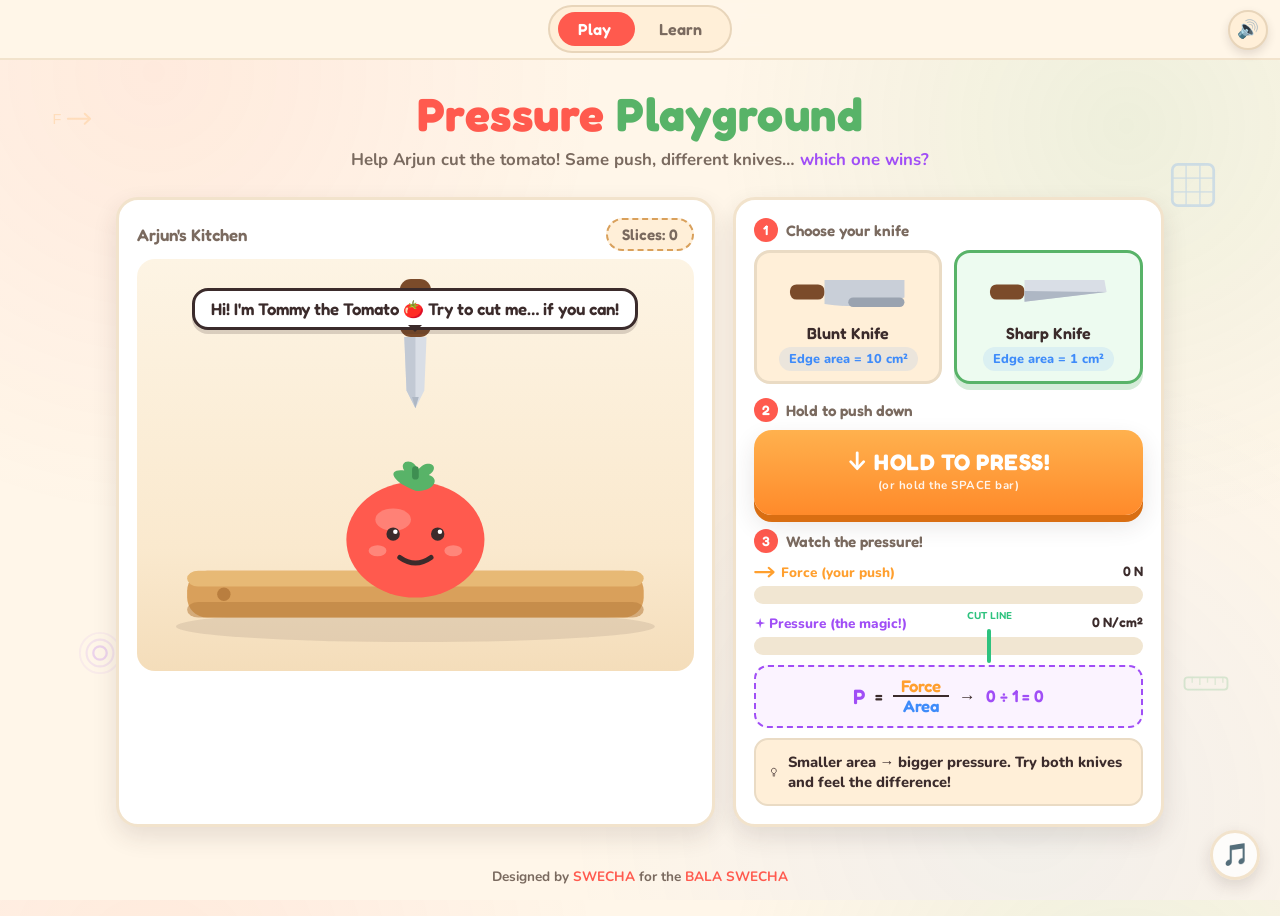
<file: pressure-and-its-applications-s07/index.html>
<!DOCTYPE html>
<html lang="en">
<head>
<meta charset="UTF-8">
<meta name="viewport" content="width=device-width, initial-scale=1.0">
<title>Pressure Playground — Why Does a Sharp Knife Cut?</title>
<link rel="preconnect" href="https://fonts.googleapis.com">
<link href="https://fonts.googleapis.com/css2?family=Fredoka:wght@400;500;600;700&family=Nunito:wght@500;700;800&display=swap" rel="stylesheet">
<style>
:root{
  --cream:#FFF6E9;
  --cream-2:#FFEFD8;
  --wood:#D9A05B;
  --wood-dark:#B97E3F;
  --tomato:#FF5A4E;
  --tomato-dark:#E2392E;
  --leaf:#58B368;
  --ink:#3B2B2B;
  --ink-soft:#7A6A5F;
  --force:#FF9F2E;
  --area:#3E8BFA;
  --pressure:#A04EF6;
  --cut:#2EC27E;
  --card:#FFFFFF;
  --shadow:0 10px 24px rgba(59,43,43,.12);
  --radius:22px;
  --nav-h:60px;
}
*{box-sizing:border-box;margin:0;padding:0;-webkit-tap-highlight-color:transparent}
html,body{height:100%}
body{
  font-family:'Nunito',sans-serif;
  color:var(--ink);
  background:
    radial-gradient(circle at 12% 8%, rgba(255,90,78,.08), transparent 32%),
    radial-gradient(circle at 88% 14%, rgba(88,179,104,.10), transparent 30%),
    radial-gradient(circle at 80% 90%, rgba(62,139,250,.07), transparent 35%),
    var(--cream);
  min-height:100vh;
  overflow-x:hidden;
}

/* ── SHARED NAV (injected; identical pill nav as learn.html) ── */
.site-nav{
  position:sticky;top:0;z-index:200;height:var(--nav-h);
  display:flex;align-items:center;justify-content:center;
  background:rgba(255,246,233,.96);
  backdrop-filter:blur(10px);-webkit-backdrop-filter:blur(10px);
  border-bottom:2px solid #F2E3CC;
}
.nav-inner{
  position:relative;display:flex;align-items:center;gap:4px;
  background:var(--cream-2);border:2px solid #E8D5BA;
  border-radius:999px;padding:5px 6px;
}
.nav-tab{
  font-family:'Fredoka',sans-serif;font-weight:600;font-size:1rem;
  color:var(--ink-soft);text-decoration:none;padding:7px 22px;
  border-radius:999px;position:relative;z-index:1;
  transition:color .25s;white-space:nowrap;
}
.nav-tab:hover{color:var(--ink)}
.nav-tab.active{color:#fff}
.nav-pill{
  position:absolute;top:5px;bottom:5px;border-radius:999px;
  background:var(--tomato);z-index:0;
  transition:left .32s cubic-bezier(.34,1.56,.64,1),
             width .32s cubic-bezier(.34,1.56,.64,1);
}

/* floating physics doodles */
.doodle{position:fixed;width:46px;opacity:.2;animation:floaty 7s ease-in-out infinite;pointer-events:none;user-select:none;z-index:0}
.doodle svg{display:block;width:100%;height:auto}
@keyframes floaty{0%,100%{transform:translateY(0) rotate(-8deg)}50%{transform:translateY(-16px) rotate(8deg)}}

header{
  text-align:center;
  padding:26px 16px 8px;
  position:relative;z-index:2;
}
h1{
  font-family:'Fredoka',sans-serif;
  font-weight:700;
  font-size:clamp(1.7rem,4.4vw,2.9rem);
  letter-spacing:.5px;
}
h1 .red{color:var(--tomato)}
h1 .green{color:var(--leaf)}
.subtitle{
  margin-top:6px;color:var(--ink-soft);font-weight:700;
  font-size:clamp(.92rem,2vw,1.05rem);
}
.subtitle b{color:var(--pressure)}

.stage{
  position:relative;z-index:2;
  max-width:1080px;margin:18px auto 30px;padding:0 16px;
  display:grid;grid-template-columns:1.25fr .9fr;gap:18px;
}
@media(max-width:860px){.stage{grid-template-columns:1fr}.speech{white-space:normal;max-width:86%;text-align:center}}

.panel{
  background:var(--card);
  border:3px solid #F2E3CC;
  border-radius:var(--radius);
  box-shadow:var(--shadow);
  padding:18px;
}

/* ---------------- SCENE ---------------- */
.scene-panel{display:flex;flex-direction:column;gap:8px;overflow:hidden;position:relative}
.scene-title{
  font-family:'Fredoka',sans-serif;font-weight:600;font-size:1.05rem;color:var(--ink-soft);
  display:flex;align-items:center;justify-content:space-between;
}
.score{
  font-family:'Fredoka',sans-serif;font-weight:600;
  background:var(--cream-2);border:2px dashed var(--wood);
  padding:5px 14px;border-radius:999px;font-size:.95rem;
}
.scene{
  position:relative;width:100%;aspect-ratio:10/7.4;
  border-radius:18px;
  background:linear-gradient(#FDF4E4 0%, #FAE9CE 70%, #F4DDBA 100%);
  overflow:hidden;
}
#sceneSVG{width:100%;height:100%;display:block;touch-action:none;cursor:pointer}

.speech{
  position:absolute;left:50%;top:7%;transform:translateX(-50%) scale(0);
  transform-origin:bottom center;
  background:#fff;border:3px solid var(--ink);
  border-radius:16px;padding:8px 16px;
  font-family:'Fredoka',sans-serif;font-weight:600;font-size:clamp(.85rem,2vw,1.05rem);
  box-shadow:0 4px 0 rgba(59,43,43,.18);
  transition:transform .28s cubic-bezier(.34,1.56,.64,1);
  white-space:nowrap;z-index:5;
}
.speech.show{transform:translateX(-50%) scale(1)}
.speech::after{
  content:"";position:absolute;left:50%;bottom:-12px;transform:translateX(-50%);
  border:7px solid transparent;border-top-color:var(--ink);
}

/* ---------------- CONTROLS ---------------- */
.controls{display:flex;flex-direction:column;gap:14px}
.step-label{
  font-family:'Fredoka',sans-serif;font-weight:600;font-size:.95rem;color:var(--ink-soft);
  display:flex;align-items:center;gap:8px;
}
.step-label .num{
  width:24px;height:24px;border-radius:50%;background:var(--tomato);color:#fff;
  display:inline-flex;align-items:center;justify-content:center;font-size:.85rem;
}
.knives{display:grid;grid-template-columns:1fr 1fr;gap:12px}
.knife-card{
  border:3px solid #EADBC4;background:var(--cream-2);
  border-radius:16px;padding:12px 10px 10px;cursor:pointer;
  text-align:center;transition:transform .15s, border-color .2s, background .2s;
  font-family:'Nunito',sans-serif;
}
.knife-card:hover{transform:translateY(-3px)}
.knife-card.active{border-color:var(--leaf);background:#EDFBF0;box-shadow:0 6px 0 rgba(88,179,104,.25)}
.knife-card svg{width:100%;height:54px;display:block}
.knife-name{font-family:'Fredoka',sans-serif;font-weight:600;font-size:1rem;margin-top:4px}
.knife-area{
  margin-top:4px;font-weight:800;font-size:.8rem;color:var(--area);
  background:rgba(62,139,250,.1);border-radius:999px;padding:3px 10px;display:inline-block;
}

.press-btn{
  position:relative;border:none;width:100%;
  background:linear-gradient(180deg,#FFB14E,#FF8A2A);
  color:#fff;font-family:'Fredoka',sans-serif;font-weight:700;
  font-size:clamp(1.1rem,3vw,1.4rem);letter-spacing:.5px;
  border-radius:18px;padding:18px 10px 22px;cursor:pointer;
  box-shadow:0 7px 0 #D96E12, var(--shadow);
  transition:transform .08s, box-shadow .08s;
  user-select:none;touch-action:none;
}
.press-btn:active,.press-btn.holding{transform:translateY(5px);box-shadow:0 2px 0 #D96E12}
.press-btn small{display:block;font-family:'Nunito';font-weight:700;font-size:.72rem;opacity:.9;margin-top:2px}
.press-btn:disabled{filter:grayscale(.6);opacity:.7;cursor:default}

/* ---------------- METERS ---------------- */
.meters{display:flex;flex-direction:column;gap:10px}
.meter{display:flex;flex-direction:column;gap:4px}
.meter-head{display:flex;justify-content:space-between;font-weight:800;font-size:.85rem}
.meter-head .val{font-family:'Fredoka',sans-serif;font-weight:600}
.bar{
  position:relative;height:18px;border-radius:999px;background:#F1E6D2;overflow:visible;
}
.bar .fill{
  position:absolute;inset:0;width:0%;border-radius:999px;
  transition:width .08s linear;
}
.force .fill{background:linear-gradient(90deg,#FFC56E,var(--force))}
.pressure-bar .fill{background:linear-gradient(90deg,#C99BFF,var(--pressure))}
.cutline{
  position:absolute;top:-8px;bottom:-8px;left:60%;width:4px;border-radius:4px;
  background:var(--cut);
}
.cutline::after{
  content:"CUT LINE";position:absolute;top:-20px;left:50%;transform:translateX(-50%);
  font-size:.62rem;font-weight:800;color:var(--cut);white-space:nowrap;
}
.formula{
  display:flex;align-items:center;justify-content:center;gap:10px;
  background:#FBF3FF;border:2px dashed var(--pressure);
  border-radius:14px;padding:10px;font-family:'Fredoka',sans-serif;font-weight:600;
  font-size:1.05rem;
}
.formula .frac{display:inline-flex;flex-direction:column;align-items:center;line-height:1.1}
.formula .frac span:first-child{border-bottom:2px solid var(--ink);padding:0 8px;color:var(--force)}
.formula .frac span:last-child{padding:0 8px;color:var(--area)}
.formula .p{color:var(--pressure);font-size:1.3rem}
.formula .live{color:var(--pressure)}

.takeaway{
  border-radius:14px;padding:12px 14px;font-weight:800;font-size:.92rem;
  background:var(--cream-2);border:2px solid #EADBC4;
  min-height:58px;display:flex;align-items:center;gap:8px;
  transition:background .3s,border-color .3s;
}
.takeaway.good{background:#EAFBF1;border-color:var(--cut)}
.takeaway.bad{background:#FFF0EE;border-color:var(--tomato)}

/* confetti */
.confetti{position:fixed;top:0;left:0;width:8px;height:14px;border-radius:3px;z-index:50;pointer-events:none}

/* Global sound toggle — fixed in the nav strip, no layout shift */
.sound-toggle{position:fixed;top:10px;right:12px;z-index:210;width:40px;height:40px;
  border-radius:50%;border:2px solid #E8D5BA;background:var(--cream-2);cursor:pointer;
  font-size:1.1rem;line-height:1;display:flex;align-items:center;justify-content:center;
  box-shadow:0 4px 10px rgba(59,43,43,.14);padding:0}
.sound-toggle:active{transform:scale(.9)}

footer{
  text-align:center;padding:10px 16px 30px;color:var(--ink-soft);
  font-weight:700;font-size:.85rem;position:relative;z-index:2;
}
footer b{color:var(--tomato)}

@media (prefers-reduced-motion: reduce){
  .doodle{animation:none}
  *{transition-duration:.01ms !important;animation-duration:.01ms !important}
}

/* Music Toggle Button */
.music-toggle-btn {
  position: fixed;
  bottom: 20px;
  right: 20px;
  width: 50px;
  height: 50px;
  border-radius: 50%;
  background: rgba(255, 255, 255, 0.75);
  border: 3px solid #F2E3CC;
  box-shadow: 0 6px 16px rgba(59, 43, 43, 0.15);
  font-size: 22px;
  display: flex;
  align-items: center;
  justify-content: center;
  cursor: pointer;
  z-index: 1000;
  backdrop-filter: blur(10px);
  -webkit-backdrop-filter: blur(10px);
  transition: transform 0.2s, background-color 0.2s, box-shadow 0.2s;
  user-select: none;
  -webkit-tap-highlight-color: transparent;
}
.music-toggle-btn:hover {
  transform: scale(1.1);
  background: #FFF;
  box-shadow: 0 8px 24px rgba(59, 43, 43, 0.25);
}
.music-toggle-btn:active {
  transform: scale(0.92);
}
@media (prefers-reduced-motion: reduce) {
  .music-toggle-btn { transition: none; }
}
</style>
</head>
<body>

<!-- Music Toggle Button -->
<button id="musicToggleBtn" class="music-toggle-btn" aria-label="Toggle background music">🔇</button>

<!-- ========= SHARED NAV ========= -->
<nav class="site-nav" role="navigation" aria-label="Site navigation">
  <div class="nav-inner">
    <a href="index.html" class="nav-tab active" data-page="play">Play</a>
    <a href="html/learn.html" class="nav-tab" data-page="learn">Learn</a>
    <div class="nav-pill" aria-hidden="true"></div>
  </div>
</nav>

<span class="doodle" style="top:12%;left:4%" aria-hidden="true"><svg viewBox="0 0 60 28" fill="none"><text x="2" y="21" font-family="'Fredoka One',sans-serif" font-size="19" fill="#FF9F2E">F</text><line x1="22" y1="14" x2="50" y2="14" stroke="#FF9F2E" stroke-width="2.6" stroke-linecap="round"/><path d="M44 7.5 51 14l-7 6.5" stroke="#FF9F2E" stroke-width="2.6" stroke-linecap="round" stroke-linejoin="round"/></svg></span>
<span class="doodle" style="top:70%;left:6%;animation-delay:1.2s" aria-hidden="true"><svg viewBox="0 0 48 48" fill="none"><circle cx="24" cy="24" r="7" stroke="#A04EF6" stroke-width="2.4"/><circle cx="24" cy="24" r="14" stroke="#A04EF6" stroke-width="2.2" opacity=".55"/><circle cx="24" cy="24" r="21" stroke="#A04EF6" stroke-width="2" opacity=".3"/></svg></span>
<span class="doodle" style="top:18%;right:5%;animation-delay:.6s" aria-hidden="true"><svg viewBox="0 0 40 40" fill="none"><rect x="2" y="2" width="36" height="36" rx="5" stroke="#3E8BFA" stroke-width="2.4"/><line x1="14" y1="2" x2="14" y2="38" stroke="#3E8BFA" stroke-width="1.6" opacity=".7"/><line x1="26" y1="2" x2="26" y2="38" stroke="#3E8BFA" stroke-width="1.6" opacity=".7"/><line x1="2" y1="14" x2="38" y2="14" stroke="#3E8BFA" stroke-width="1.6" opacity=".7"/><line x1="2" y1="26" x2="38" y2="26" stroke="#3E8BFA" stroke-width="1.6" opacity=".7"/></svg></span>
<span class="doodle" style="top:75%;right:4%;animation-delay:1.8s" aria-hidden="true"><svg viewBox="0 0 60 22" fill="none"><rect x="2" y="3" width="56" height="16" rx="4" stroke="#58B368" stroke-width="2.4"/><g stroke="#58B368" stroke-width="1.8" opacity=".8"><line x1="12" y1="3" x2="12" y2="10"/><line x1="22" y1="3" x2="22" y2="13"/><line x1="32" y1="3" x2="32" y2="10"/><line x1="42" y1="3" x2="42" y2="13"/><line x1="52" y1="3" x2="52" y2="10"/></g></svg></span>

<header>
  <h1><span class="red">Pressure</span> <span class="green">Playground</span></h1>
  <p class="subtitle">Help Arjun cut the tomato! Same push, different knives… <b>which one wins?</b></p>
</header>

<main class="stage">

  <!-- ================= SCENE ================= -->
  <section class="panel scene-panel">
    <div class="scene-title">
      <span>Arjun's Kitchen</span>
      <span class="score">Slices: <span id="sliceCount">0</span></span>
    </div>

    <div class="scene" id="scene">
      <div class="speech" id="speech">Pick a knife and hold PRESS!</div>

      <svg id="sceneSVG" viewBox="0 0 500 370" xmlns="http://www.w3.org/2000/svg" aria-label="Cutting board with a tomato and a knife">
        <!-- cutting board -->
        <g>
          <ellipse cx="250" cy="330" rx="215" ry="14" fill="rgba(59,43,43,.10)"/>
          <rect x="45" y="280" width="410" height="42" rx="18" fill="var(--wood)"/>
          <rect x="45" y="280" width="410" height="14" rx="10" fill="#E7B975"/>
          <rect x="45" y="308" width="410" height="14" rx="10" fill="var(--wood-dark)" opacity=".55"/>
          <circle cx="78" cy="301" r="6" fill="var(--wood-dark)"/>
        </g>

        <!-- fallen slices pile -->
        <g id="slicePile"></g>

        <!-- TOMATO -->
        <g id="tomatoG" transform="translate(250,252)">
          <g id="tomatoSquish">
            <!-- body -->
            <ellipse id="tomBody" cx="0" cy="0" rx="62" ry="52" fill="var(--tomato)"/>
            <ellipse cx="-20" cy="-18" rx="16" ry="10" fill="#FF8B80" opacity=".8"/>
            <!-- leaf -->
            <g id="tomLeaf" transform="translate(0,-50)">
              <path d="M0 6 C -22 -2 -26 -14 -10 -12 C -16 -22 0 -24 2 -12 C 10 -24 24 -16 12 -8 C 24 -4 14 8 0 6 Z" fill="var(--leaf)"/>
              <rect x="-3" y="-16" width="6" height="12" rx="3" fill="#3E8E51"/>
            </g>
            <!-- face -->
            <g id="tomFace">
              <circle id="eyeL" cx="-20" cy="-5" r="6" fill="var(--ink)"/>
              <circle id="eyeR" cx="20" cy="-5" r="6" fill="var(--ink)"/>
              <circle cx="-18" cy="-7" r="2" fill="#fff"/>
              <circle cx="22" cy="-7" r="2" fill="#fff"/>
              <path id="mouth" d="M -14 14 Q 0 26 14 14" stroke="var(--ink)" stroke-width="4.5" fill="none" stroke-linecap="round"/>
              <ellipse cx="-34" cy="10" rx="8" ry="5" fill="#FF8B80" opacity=".9"/>
              <ellipse cx="34" cy="10" rx="8" ry="5" fill="#FF8B80" opacity=".9"/>
            </g>
          </g>
          <!-- sweat drops when squished -->
          <g id="sweat" opacity="0">
            <path d="M -58 -34 q -5 8 0 12 q 6 -4 0 -12" fill="#7EC8FF"/>
            <path d="M 58 -40 q -5 8 0 12 q 6 -4 0 -12" fill="#7EC8FF"/>
          </g>
        </g>

        <!-- KNIFE -->
        <g id="knifeG" transform="translate(250,90)">
          <!-- sharp knife -->
          <g id="knifeSharp">
            <rect x="-14" y="-72" width="28" height="52" rx="10" fill="#7B4B2A"/>
            <rect x="-14" y="-58" width="28" height="6" rx="3" fill="#5E3A20"/>
            <rect x="-14" y="-42" width="28" height="6" rx="3" fill="#5E3A20"/>
            <path d="M -10 -20 L 10 -20 L 8 28 L 0 44 L -8 28 Z" fill="#D9DEE6"/>
            <path d="M -10 -20 L 0 -20 L 0 44 L -8 28 Z" fill="#C2C9D4"/>
            <path d="M 0 44 L -3 34 L 3 34 Z" fill="#AEB7C4"/>
          </g>
          <!-- blunt knife -->
          <g id="knifeBlunt" style="display:none">
            <rect x="-16" y="-72" width="32" height="52" rx="10" fill="#7B4B2A"/>
            <rect x="-16" y="-58" width="32" height="6" rx="3" fill="#5E3A20"/>
            <rect x="-16" y="-42" width="32" height="6" rx="3" fill="#5E3A20"/>
            <path d="M -22 -20 L 22 -20 L 22 30 Q 0 44 -22 30 Z" fill="#C9CFD8"/>
            <rect x="-22" y="26" width="44" height="12" rx="6" fill="#9AA3B0"/>
          </g>
        </g>

        <!-- juice droplets on cut -->
        <g id="juice"></g>
      </svg>
    </div>
  </section>

  <!-- ================= CONTROLS ================= -->
  <section class="panel controls">

    <div>
      <div class="step-label"><span class="num">1</span> Choose your knife</div>
      <div class="knives" style="margin-top:8px">
        <div class="knife-card" id="cardBlunt" role="button" tabindex="0" aria-pressed="false">
          <svg viewBox="0 0 120 50"><rect x="6" y="18" width="32" height="14" rx="6" fill="#7B4B2A"/><path d="M38 14 L112 14 L112 30 Q 75 42 38 36 Z" fill="#C9CFD8"/><rect x="60" y="30" width="52" height="9" rx="4.5" fill="#9AA3B0"/></svg>
          <div class="knife-name">Blunt Knife</div>
          <div class="knife-area">Edge area = 10 cm²</div>
        </div>
        <div class="knife-card active" id="cardSharp" role="button" tabindex="0" aria-pressed="true">
          <svg viewBox="0 0 120 50"><rect x="6" y="18" width="32" height="14" rx="6" fill="#7B4B2A"/><path d="M38 14 L112 14 L114 25 L38 34 Z" fill="#D9DEE6"/><path d="M38 24 L114 25 L38 34 Z" fill="#AEB7C4"/></svg>
          <div class="knife-name">Sharp Knife</div>
          <div class="knife-area">Edge area = 1 cm²</div>
        </div>
      </div>
    </div>

    <div>
      <div class="step-label"><span class="num">2</span> Hold to push down</div>
      <button class="press-btn" id="pressBtn" style="margin-top:8px">
        <svg style="height:1em;width:auto;vertical-align:-2px" viewBox="0 0 24 24" fill="none" aria-hidden="true"><line x1="12" y1="3" x2="12" y2="17" stroke="currentColor" stroke-width="3" stroke-linecap="round"/><path d="M5 12.5 12 20l7-7.5" stroke="currentColor" stroke-width="3" stroke-linecap="round" stroke-linejoin="round"/></svg> HOLD TO PRESS!
        <small>(or hold the SPACE bar)</small>
      </button>
    </div>

    <div class="meters">
      <div class="step-label"><span class="num">3</span> Watch the pressure!</div>

      <div class="meter force">
        <div class="meter-head"><span style="color:var(--force)"><svg style="height:.9em;width:auto;vertical-align:-1px;margin-right:3px" viewBox="0 0 40 20" fill="none" aria-hidden="true"><line x1="2" y1="10" x2="30" y2="10" stroke="currentColor" stroke-width="3.4" stroke-linecap="round"/><path d="M24 3l8 7-8 7" stroke="currentColor" stroke-width="3.4" stroke-linecap="round" stroke-linejoin="round"/></svg>Force (your push)</span><span class="val" id="forceVal">0 N</span></div>
        <div class="bar"><div class="fill" id="forceFill"></div></div>
      </div>

      <div class="meter pressure-bar">
        <div class="meter-head"><span style="color:var(--pressure)"><svg style="height:.9em;width:auto;vertical-align:-1px;margin-right:3px" viewBox="0 0 24 24" fill="none" aria-hidden="true"><path d="M12 2l2.1 7.9L22 12l-7.9 2.1L12 22l-2.1-7.9L2 12l7.9-2.1Z" fill="currentColor"/></svg>Pressure (the magic!)</span><span class="val" id="pressVal">0 N/cm²</span></div>
        <div class="bar">
          <div class="fill" id="pressFill"></div>
          <div class="cutline"></div>
        </div>
      </div>

      <div class="formula">
        <span class="p">P</span> = <span class="frac"><span>Force</span><span>Area</span></span>
        → <span class="live" id="formulaLive">0 ÷ 1 = 0</span>
      </div>

      <div class="takeaway" id="takeaway"><svg style="height:1em;width:auto;vertical-align:-2px;margin-right:2px" viewBox="0 0 28 36" fill="none" aria-hidden="true"><path d="M14 3a9 9 0 0 0-5.2 16.3c1.2.9 1.9 2 1.9 3.2h6.6c0-1.2.7-2.3 1.9-3.2A9 9 0 0 0 14 3Z" stroke="currentColor" stroke-width="2.6" stroke-linejoin="round"/><line x1="10.5" y1="27" x2="17.5" y2="27" stroke="currentColor" stroke-width="2.6" stroke-linecap="round"/><line x1="11.5" y1="31" x2="16.5" y2="31" stroke="currentColor" stroke-width="2.6" stroke-linecap="round"/></svg> <span id="takeawayText">Smaller area → bigger pressure. Try both knives and feel the difference!</span></div>
    </div>

  </section>
</main>

<footer>Designed by <b>SWECHA</b> for the <b>BALA SWECHA</b></footer>
<script>
(function(){
  "use strict";

  // ---------- audio setup ----------
  let audioCtx = null;
  let masterGain = null;
  const MUTE_KEY = 'pv-sound-muted';
  let muted = false;
  try { muted = localStorage.getItem(MUTE_KEY) === '1'; } catch(e) {}
  let soundToggleBtn = null;
  let forceOsc = null;
  let forceGain = null;
  let musicPlaying = false;
  let sequencerInterval = null;
  let sequencerStep = 0;
  let hasSpokenDonotCut = false;

  const SCALE = {
    C3: 130.81, D3: 146.83, E3: 164.81, G3: 196.00, A3: 220.00,
    C4: 261.63, D4: 293.66, E4: 329.63, G4: 392.00, A4: 440.00,
    C5: 523.25, D5: 587.33, E5: 659.25, G5: 783.99, A5: 880.00
  };

  const BASS_PATTERN = [
    'C3', null, 'G3', null, 'C3', null, 'G3', null,
    'A3', null, 'E3', null, 'F3', null, 'C4', null
  ];

  const MELODY_PATTERN = [
    'E4', 'G4', 'C5', null, 'D5', 'C5', 'G4', null,
    'A4', 'C5', 'E5', 'D5', 'C5', null, 'G4', null
  ];

  function getAudioContext() {
    const Ctor = window.AudioContext || window.webkitAudioContext;
    if (!Ctor) return null;
    if (!audioCtx) audioCtx = new Ctor();
    if (audioCtx.state === 'suspended') audioCtx.resume().catch(() => {});
    return audioCtx;
  }

  function unlockAudio() {
    const ctx = getAudioContext();
    if (!ctx || ctx.state === 'running') return;
    ctx.resume().catch(() => {});
    
    // Auto-start music if preference is not 'off'
    if (localStorage.getItem('pressurePlaygroundMusic') !== 'off') {
      startBackgroundMusic();
      const btn = document.getElementById('musicToggleBtn');
      if (btn) btn.textContent = '🎵';
    }
  }

  function playSequencerStep() {
    const ctx = getAudioContext();
    if (!ctx || !musicPlaying) return;

    const time = ctx.currentTime;
    const step = sequencerStep % 16;
    
    const bassNote = BASS_PATTERN[step];
    const melodyNote = MELODY_PATTERN[step];

    if (bassNote && SCALE[bassNote]) {
      const osc = ctx.createOscillator();
      const gainNode = ctx.createGain();
      osc.type = 'triangle';
      osc.frequency.setValueAtTime(SCALE[bassNote], time);
      
      gainNode.gain.setValueAtTime(0.0001, time);
      gainNode.gain.exponentialRampToValueAtTime(0.012, time + 0.02);
      gainNode.gain.exponentialRampToValueAtTime(0.0001, time + 0.28);
      
      osc.connect(gainNode);
      gainNode.connect(ctx.destination);
      osc.start(time);
      osc.stop(time + 0.3);
    }

    if (melodyNote && SCALE[melodyNote]) {
      const osc = ctx.createOscillator();
      const gainNode = ctx.createGain();
      osc.type = 'sine';
      osc.frequency.setValueAtTime(SCALE[melodyNote], time);
      
      gainNode.gain.setValueAtTime(0.0001, time);
      gainNode.gain.exponentialRampToValueAtTime(0.006, time + 0.02);
      gainNode.gain.exponentialRampToValueAtTime(0.0001, time + 0.16);
      
      osc.connect(gainNode);
      gainNode.connect(ctx.destination);
      osc.start(time);
      osc.stop(time + 0.18);
    }

    sequencerStep++;
  }

  function startBackgroundMusic() {
    const ctx = getAudioContext();
    if (!ctx) return;
    if (sequencerInterval) return;

    musicPlaying = true;
    sequencerStep = 0;
    sequencerInterval = setInterval(playSequencerStep, 150);
  }

  function stopBackgroundMusic() {
    musicPlaying = false;
    if (sequencerInterval) {
      clearInterval(sequencerInterval);
      sequencerInterval = null;
    }
  }

  function toggleMusic() {
    const btn = document.getElementById('musicToggleBtn');
    if (!btn) return;
    const ctx = getAudioContext();
    if (musicPlaying) {
      stopBackgroundMusic();
      btn.textContent = '🔇';
      localStorage.setItem('pressurePlaygroundMusic', 'off');
    } else {
      startBackgroundMusic();
      btn.textContent = '🎵';
      localStorage.setItem('pressurePlaygroundMusic', 'on');
    }
  }

  // Voice synthesis helper
  function speak(text) {
    if (muted || !window.speechSynthesis) return;
    try {
      window.speechSynthesis.cancel();
      const utterance = new SpeechSynthesisUtterance(text);
      utterance.pitch = 1.35; // slightly high but natural cartoon pitch
      utterance.rate = 1.0;   // normal speed
      const voices = window.speechSynthesis.getVoices();
      const voice = voices.find(v => v.lang.startsWith('en') && (v.name.includes('Google US English') || v.name.includes('Zira') || v.name.includes('Microsoft') || v.name.includes('Natural')));
      if (voice) utterance.voice = voice;
      window.speechSynthesis.speak(utterance);
    } catch(err) {
      console.warn("Speech Synthesis failed:", err);
    }
  }

  // master bus — every sound routes through this so mute controls everything
  function masterBus(ctx) {
    if (!masterGain) {
      masterGain = ctx.createGain();
      masterGain.gain.setValueAtTime(muted ? 0.0001 : 1, ctx.currentTime);
      masterGain.connect(ctx.destination);
    }
    return masterGain;
  }

  function setMuted(m) {
    muted = m;
    try { localStorage.setItem(MUTE_KEY, m ? '1' : '0'); } catch(e) {}
    if (audioCtx && masterGain) {
      masterGain.gain.cancelScheduledValues(audioCtx.currentTime);
      masterGain.gain.setValueAtTime(Math.max(0.0001, masterGain.gain.value), audioCtx.currentTime);
      masterGain.gain.exponentialRampToValueAtTime(m ? 0.0001 : 1, audioCtx.currentTime + 0.15);
    }
    if (soundToggleBtn) {
      soundToggleBtn.textContent = m ? '🔇' : '🔊';
      soundToggleBtn.setAttribute('aria-label', m ? 'Sound off — tap to unmute' : 'Sound on — tap to mute');
    }
  }

  function tone({ frequency = 440, duration = 0.07, type = 'sine', gain = 0.03, slideTo = null } = {}) {
    if (muted) return;
    const ctx = getAudioContext();
    if (!ctx) return;
    const osc = ctx.createOscillator();
    const amp = ctx.createGain();
    osc.type = type;
    osc.frequency.setValueAtTime(frequency, ctx.currentTime);
    if (slideTo !== null) {
      osc.frequency.exponentialRampToValueAtTime(Math.max(40, slideTo), ctx.currentTime + duration);
    }
    amp.gain.setValueAtTime(0.0001, ctx.currentTime);
    amp.gain.exponentialRampToValueAtTime(gain, ctx.currentTime + 0.01);
    amp.gain.exponentialRampToValueAtTime(0.0001, ctx.currentTime + duration);
    osc.connect(amp);
    amp.connect(masterBus(ctx));
    osc.start();
    osc.stop(ctx.currentTime + duration + 0.03);
  }

  function playButtonSound() {
    tone({ frequency: 520, slideTo: 390, duration: 0.08, type: 'triangle', gain: 0.05 });
  }

  function playTextSound() {
    tone({ frequency: 320 + Math.random() * 80, duration: 0.04, type: 'triangle', gain: 0.03 });
    setTimeout(() => {
      tone({ frequency: 380 + Math.random() * 80, duration: 0.04, type: 'triangle', gain: 0.03 });
    }, 45);
  }

  function playNoise({ duration = 0.15, gain = 0.05, filterStart = 2000, filterEnd = 100 } = {}) {
    if (muted) return;
    const ctx = getAudioContext();
    if (!ctx) return;
    const bufferSize = ctx.sampleRate * duration;
    const buffer = ctx.createBuffer(1, bufferSize, ctx.sampleRate);
    const data = buffer.getChannelData(0);
    for (let i = 0; i < bufferSize; i++) {
      data[i] = Math.random() * 2 - 1;
    }
    const noise = ctx.createBufferSource();
    noise.buffer = buffer;

    const filter = ctx.createBiquadFilter();
    filter.type = 'lowpass';
    filter.frequency.setValueAtTime(filterStart, ctx.currentTime);
    filter.frequency.exponentialRampToValueAtTime(Math.max(10, filterEnd), ctx.currentTime + duration);

    const amp = ctx.createGain();
    amp.gain.setValueAtTime(0.0001, ctx.currentTime);
    amp.gain.exponentialRampToValueAtTime(gain, ctx.currentTime + 0.01);
    amp.gain.exponentialRampToValueAtTime(0.0001, ctx.currentTime + duration);

    noise.connect(filter);
    filter.connect(amp);
    amp.connect(masterBus(ctx));
    noise.start();
    noise.stop(ctx.currentTime + duration + 0.03);
  }

  function playCutSound() {
    playNoise({ duration: 0.16, gain: 0.06, filterStart: 2500, filterEnd: 150 });
  }

  function playSquashSound() {
    playNoise({ duration: 0.28, gain: 0.07, filterStart: 450, filterEnd: 30 });
    tone({ frequency: 130, slideTo: 40, duration: 0.22, type: 'sawtooth', gain: 0.04 });
  }

  function playConfettiSound() {
    const notes = [523.25, 659.25, 783.99, 1046.50];
    notes.forEach((freq, i) => {
      setTimeout(() => {
        tone({ frequency: freq, slideTo: freq * 1.05, duration: 0.12, type: 'triangle', gain: 0.04 });
      }, i * 65);
    });
  }

  function startForceSound() {
    if (muted) return;
    const ctx = getAudioContext();
    if (!ctx) return;
    if (forceOsc) return;

    forceOsc = ctx.createOscillator();
    forceGain = ctx.createGain();
    
    forceOsc.type = 'triangle';
    forceOsc.frequency.setValueAtTime(100, ctx.currentTime);
    
    forceGain.gain.setValueAtTime(0.0001, ctx.currentTime);
    
    const filter = ctx.createBiquadFilter();
    filter.type = 'lowpass';
    filter.frequency.setValueAtTime(300, ctx.currentTime);

    forceOsc.connect(filter);
    filter.connect(forceGain);
    forceGain.connect(masterBus(ctx));

    forceOsc.start();
  }

  function updateForceSound(f) {
    if (!forceOsc || !forceGain) return;
    const ctx = getAudioContext();
    if (!ctx) return;
    
    const pitch = 100 + (f / 100) * 100;
    const volume = (f / 100) * 0.055;

    forceOsc.frequency.setTargetAtTime(pitch, ctx.currentTime, 0.05);
    forceGain.gain.setTargetAtTime(volume, ctx.currentTime, 0.05);
  }

  function stopForceSound() {
    if (!forceOsc || !forceGain) return;
    const ctx = getAudioContext();
    if (!ctx) return;
    
    const currOsc = forceOsc;
    const currGain = forceGain;
    
    forceOsc = null;
    forceGain = null;
    
    currGain.gain.cancelScheduledValues(ctx.currentTime);
    currGain.gain.setValueAtTime(currGain.gain.value, ctx.currentTime);
    currGain.gain.exponentialRampToValueAtTime(0.0001, ctx.currentTime + 0.08);
    
    setTimeout(() => {
      try {
        currOsc.stop();
        currOsc.disconnect();
        currGain.disconnect();
      } catch (err) {}
    }, 120);
  }

  function playPopSound() {
    tone({ frequency: 700, slideTo: 1000, duration: 0.06, type: 'sine', gain: 0.04 });
  }

  /* ── Global mute/unmute toggle — fixed position, no layout shift ── */
  soundToggleBtn = document.createElement('button');
  soundToggleBtn.className = 'sound-toggle';
  soundToggleBtn.type = 'button';
  document.body.appendChild(soundToggleBtn);
  soundToggleBtn.addEventListener('click', () => {
    const next = !muted;
    if (next) playPopSound();   // brief blip as sound switches off (fades with the bus)
    setMuted(next);
    if (!next) playPopSound();  // confirmation pop when sound returns
  });
  setMuted(muted);

  /* ── gentle pop on nav tab presses ── */
  document.addEventListener('pointerdown', event => {
    if (event.target.closest('a.nav-tab')) playPopSound();
  }, { passive: true, capture: true });

  /* ── Nav pill positioning ── */
  (function(){
    const inner = document.querySelector('.nav-inner');
    const pill  = document.querySelector('.nav-pill');
    if(!inner || !pill) return;
    function pos(){
      const active = inner.querySelector('.nav-tab.active');
      if(!active) return;
      const iR = inner.getBoundingClientRect();
      const aR = active.getBoundingClientRect();
      pill.style.left  = (aR.left - iR.left) + 'px';
      pill.style.width = aR.width + 'px';
    }
    pos();
    window.addEventListener('resize', pos);
  })();

  // ---------- constants ----------
  const MAX_FORCE = 100;          // N
  const CUT_PRESSURE = 60;        // N/cm²
  const PRESSURE_BAR_MAX = 100;   // bar scale
  const AREAS = { sharp:1, blunt:10 };

  // ---------- state ----------
  let knife = "sharp";
  let force = 0;
  let holding = false;
  let cutting = false;   // lock during slice animation
  let slices = 0;

  // ---------- elements ----------
  const $ = id => document.getElementById(id);
  const pressBtn=$("pressBtn"), forceFill=$("forceFill"), pressFill=$("pressFill");
  const forceVal=$("forceVal"), pressVal=$("pressVal"), formulaLive=$("formulaLive");
  const takeaway=$("takeaway"), takeawayText=$("takeawayText");
  const speech=$("speech"), sliceCountEl=$("sliceCount");
  const knifeG=$("knifeG"), tomatoSquish=$("tomatoSquish");
  const mouth=$("mouth"), eyeL=$("eyeL"), eyeR=$("eyeR"), sweat=$("sweat");
  const knifeSharp=$("knifeSharp"), knifeBlunt=$("knifeBlunt");
  const cardSharp=$("cardSharp"), cardBlunt=$("cardBlunt");
  const juiceG=$("juice"), pileG=$("slicePile");

  // ---------- speech bubble ----------
  let speechTimer=null;
  function say(msg, ms=2200){
    speech.textContent=msg; speech.classList.add("show");
    playTextSound();
    clearTimeout(speechTimer);
    speechTimer=setTimeout(()=>speech.classList.remove("show"), ms);
  }

  // ---------- knife selection ----------
  function setKnife(k){
    if(cutting) return;
    knife=k;
    playButtonSound();
    const sharp = k==="sharp";
    knifeSharp.style.display = sharp ? "" : "none";
    knifeBlunt.style.display = sharp ? "none" : "";
    cardSharp.classList.toggle("active", sharp);
    cardBlunt.classList.toggle("active", !sharp);
    cardSharp.setAttribute("aria-pressed", sharp);
    cardBlunt.setAttribute("aria-pressed", !sharp);
    say(sharp ? "Sharp knife! Tiny edge… big pressure 😎" : "Blunt knife… wide edge, let's see 😕");
    setNeutral();
  }
  cardSharp.addEventListener("click", ()=>setKnife("sharp"));
  cardBlunt.addEventListener("click", ()=>setKnife("blunt"));
  [cardSharp,cardBlunt].forEach(c=>c.addEventListener("keydown",e=>{
    if(e.key==="Enter"||e.key===" "){e.preventDefault();setKnife(c===cardSharp?"sharp":"blunt");}
  }));

  // ---------- hold-to-press ----------
  function startHold(e){ if(e) e.preventDefault(); if(cutting) return; if(!holding) tone({ frequency: 340, slideTo: 260, duration: 0.06, type: 'triangle', gain: 0.04 }); holding=true; pressBtn.classList.add("holding"); }
  function stopHold(){ holding=false; pressBtn.classList.remove("holding"); }

  pressBtn.addEventListener("pointerdown", startHold);
  window.addEventListener("pointerup", stopHold);
  window.addEventListener("pointercancel", stopHold);
  pressBtn.addEventListener("contextmenu", e=>e.preventDefault());
  // also allow pressing directly on the scene
  $("sceneSVG").addEventListener("pointerdown", startHold);

  window.addEventListener("keydown", e=>{
    if(e.code==="Space" && !e.repeat){ e.preventDefault(); startHold(); }
  });
  window.addEventListener("keyup", e=>{ if(e.code==="Space") stopHold(); });

  // ---------- faces ----------
  function setNeutral(){
    mouth.setAttribute("d","M -14 14 Q 0 26 14 14"); // smile
    eyeL.setAttribute("r",6); eyeR.setAttribute("r",6);
    sweat.setAttribute("opacity",0);
  }
  function setWorried(level){ // 0..1
    const q = 26 - level*34; // smile -> frown
    mouth.setAttribute("d",`M -14 16 Q 0 ${q} 14 16`);
    eyeL.setAttribute("r",6+level*2.5); eyeR.setAttribute("r",6+level*2.5);
    sweat.setAttribute("opacity", level>0.45 ? Math.min(1,(level-0.45)*2.2) : 0);
  }

  // ---------- takeaway ----------
  function setTakeaway(text, mood){
    takeawayText.textContent=text;
    takeaway.classList.remove("good","bad");
    if(mood) takeaway.classList.add(mood);
  }

  // ---------- main loop ----------
  let lastBigPushMsg = 0;
  function tick(){
    if(!cutting){
      if(holding) force = Math.min(MAX_FORCE, force + 1.6);
      else        force = Math.max(0, force - 3.2);

      if (force > 0) {
        startForceSound();
        updateForceSound(force);
      } else {
        stopForceSound();
      }

      if (holding && force > 45 && !hasSpokenDonotCut) {
        hasSpokenDonotCut = true;
        speak("No, please don't cut me");
        say("No, please don't cut me! I want to live! 😭", 3200);
      }
      if (!holding) {
        hasSpokenDonotCut = false;
      }

      const area = AREAS[knife];
      const pressure = force / area;

      // meters
      forceFill.style.width = (force/MAX_FORCE*100)+"%";
      pressFill.style.width = Math.min(100, pressure/PRESSURE_BAR_MAX*100)+"%";
      forceVal.textContent = Math.round(force)+" N";
      pressVal.textContent = (Math.round(pressure*10)/10)+" N/cm²";
      formulaLive.textContent = `${Math.round(force)} ÷ ${area} = ${Math.round(pressure*10)/10}`;

      // knife moves down with force
      const dy = force/MAX_FORCE * 38;
      knifeG.setAttribute("transform",`translate(250,${90+dy})`);

      // tomato reaction
      const stress = force/MAX_FORCE;
      if(knife==="blunt"){
        // squish: low pressure but big push squashes the tomato
        const sy = 1 - stress*0.32, sx = 1 + stress*0.30;
        tomatoSquish.setAttribute("transform",`translate(0,${(1-sy)*52}) scale(${sx},${sy})`);
        setWorried(stress);
        if(stress>0.9 && Date.now()-lastBigPushMsg>2500){
          lastBigPushMsg=Date.now();
          say("Ouch! You're SQUASHING me, not cutting! 😖");
          playSquashSound();
          setTakeaway("100 N of force, but spread over 10 cm² → only 10 N/cm² of pressure. Too low to cut — the tomato just squishes!","bad");
        }
      }else{
        const sy = 1 - stress*0.10, sx = 1 + stress*0.08;
        tomatoSquish.setAttribute("transform",`translate(0,${(1-sy)*52}) scale(${sx},${sy})`);
        setWorried(stress*0.6);
        if(pressure >= CUT_PRESSURE) doCut(force, pressure);
      }
    }
    requestAnimationFrame(tick);
  }
  requestAnimationFrame(tick);

  // ---------- cutting ----------
  function doCut(fUsed, pUsed){
    cutting = true; stopHold();
    playCutSound();
    slices++; sliceCountEl.textContent = slices;

    // knife slash down
    knifeG.style.transition="transform .12s ease-in";
    knifeG.setAttribute("transform","translate(250,178)");

    // juice!
    spawnJuice();

    // slice falls off the tomato
    setTimeout(()=>{
      const slice = document.createElementNS("http://www.w3.org/2000/svg","g");
      slice.innerHTML = `
        <ellipse cx="0" cy="0" rx="20" ry="44" fill="var(--tomato-dark)"/>
        <ellipse cx="0" cy="0" rx="14" ry="36" fill="#FF7E72"/>
        <ellipse cx="0" cy="-14" rx="5" ry="8" fill="#FFD9D4"/>
        <ellipse cx="0" cy="14" rx="5" ry="8" fill="#FFD9D4"/>`;
      const endX= 372+Math.min(slices,5)*9, endY=292;
      const startX=312, startY=246;
      if(pileG.children.length>5) pileG.removeChild(pileG.firstChild);
      slice.setAttribute("transform",`translate(${startX},${startY})`);
      pileG.appendChild(slice);
      const t0=performance.now(), dur=520;
      (function fall(now){
        const t=Math.min(1,(now-t0)/dur), e=t*t;
        const x=startX+(endX-startX)*t, y=startY+(endY-startY)*e;
        slice.setAttribute("transform",`translate(${x},${y}) rotate(${78*t})`);
        if(t<1) requestAnimationFrame(fall);
      })(t0);

      confettiBurst();
      playConfettiSound();
      say("SLICED! Tiny area = HUGE pressure!");
      setTakeaway(`Just ${Math.round(fUsed)} N of force on a 1 cm² edge → ${Math.round(pUsed)} N/cm² of pressure. Way past the cut line — slice!`,"good");
    },140);

    // reset
    setTimeout(()=>{
      knifeG.style.transition="transform .45s cubic-bezier(.34,1.56,.64,1)";
      knifeG.setAttribute("transform","translate(250,90)");
      force=0; setNeutral();
      tomatoSquish.setAttribute("transform","scale(1,1)");
      setTimeout(()=>{ knifeG.style.transition=""; cutting=false; },480);
    },900);
  }

  function spawnJuice(){
    for(let i=0;i<7;i++){
      const d=document.createElementNS("http://www.w3.org/2000/svg","circle");
      const x=250+(Math.random()*60-30), y=235+Math.random()*10;
      d.setAttribute("cx",x); d.setAttribute("cy",y);
      d.setAttribute("r",2.5+Math.random()*3);
      d.setAttribute("fill","#E2392E");
      juiceG.appendChild(d);
      const vx=(Math.random()-0.5)*3.4, vy=-(2+Math.random()*2.6);
      let px=x, py=y, v=vy, t=0;
      (function anim(){
        t++; px+=vx; v+=0.22; py+=v;
        d.setAttribute("cx",px); d.setAttribute("cy",py);
        d.setAttribute("opacity",Math.max(0,1-t/36));
        if(t<36) requestAnimationFrame(anim); else d.remove();
      })();
    }
  }

  // ---------- confetti ----------
  const COLORS=["#FF5A4E","#58B368","#FFC56E","#3E8BFA","#A04EF6"];
  function confettiBurst(){
    const rect=$("scene").getBoundingClientRect();
    const cx=rect.left+rect.width/2, cy=rect.top+rect.height/2;
    for(let i=0;i<26;i++){
      const c=document.createElement("div");
      c.className="confetti";
      c.style.background=COLORS[i%COLORS.length];
      document.body.appendChild(c);
      const ang=Math.random()*Math.PI*2, sp=4+Math.random()*5;
      let x=cx, y=cy, vx=Math.cos(ang)*sp, vy=Math.sin(ang)*sp-3, rot=Math.random()*360, t=0;
      (function anim(){
        t++; x+=vx; vy+=0.3; y+=vy; rot+=12;
        c.style.transform=`translate(${x}px,${y}px) rotate(${rot}deg)`;
        c.style.opacity=Math.max(0,1-t/55);
        if(t<55) requestAnimationFrame(anim); else c.remove();
      })();
    }
  }

  // ---------- friendly nudges ----------
  setTimeout(()=>say("Hi! I'm Tommy the Tomato 🍅 Try to cut me… if you can!"),700);

  // ---------- background music initialization ----------
  (function initMusic() {
    const btn = document.getElementById('musicToggleBtn');
    if (!btn) return;
    const pref = localStorage.getItem('pressurePlaygroundMusic');
    if (pref === 'on' || pref === null) {
      btn.textContent = '🎵';
    } else {
      btn.textContent = '🔇';
    }
    btn.addEventListener('click', toggleMusic);
    
    if (window.speechSynthesis) {
      window.speechSynthesis.getVoices();
    }
  })();

  // ---------- audio unlock events ----------
  window.addEventListener("pointerdown", unlockAudio, { passive: true, capture: true, once: true });
  window.addEventListener("keydown", unlockAudio, { passive: true, capture: true, once: true });
})();
</script>
</body>
</html>
</file>
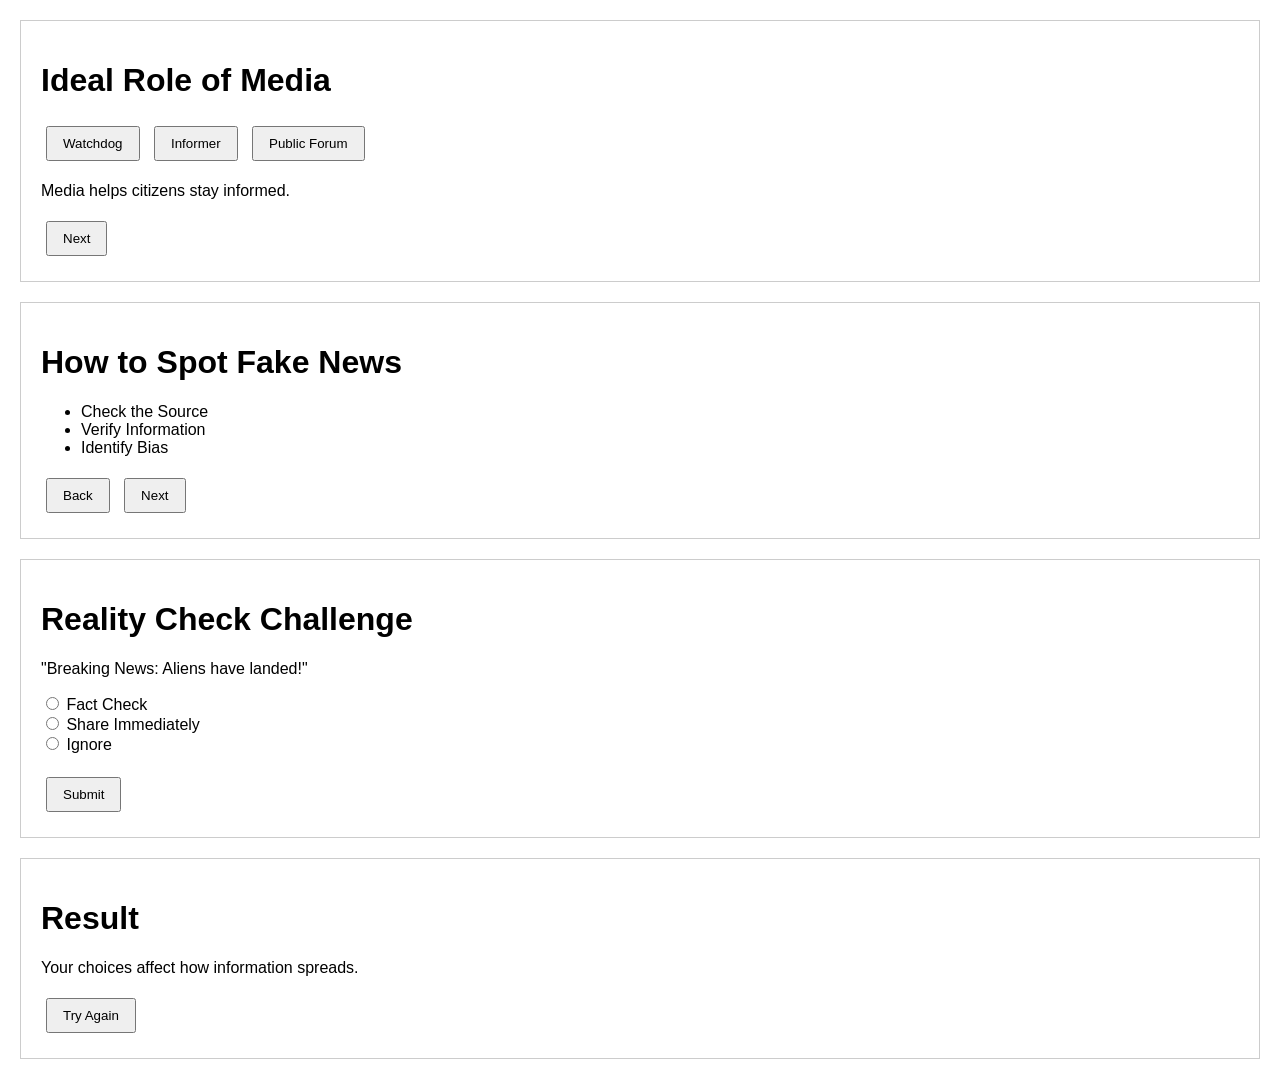
<file: role-and-influence-of-media-in-democracy-s02/index.html>
<!DOCTYPE html>
<html>
<head>
    <title>Media & Democracy</title>
    <link rel="stylesheet" href="style.css">
</head>
<body>

    <!-- Scr 1 -->
    <div class="screen">
        <h1>Ideal Role of Media</h1>
        <button>Watchdog</button>
        <button>Informer</button>
        <button>Public Forum</button>
        <p>Media helps citizens stay informed.</p>
        <button>Next</button>
    </div>
    <!-- Scr2 -->
    <div class="screen">
        <h1>How to Spot Fake News</h1>
        <ul>
            <li>Check the Source</li>
            <li>Verify Information</li>
            <li>Identify Bias</li>
        </ul>
        <button>Back</button>
        <button>Next</button>
    </div>
    <!-- Scr3 -->
    <div class="screen">
        <h1>Reality Check Challenge</h1>
        <p>"Breaking News: Aliens have landed!"</p>
        <input type="radio" name="news"> Fact Check <br>
        <input type="radio" name="news"> Share Immediately <br>
        <input type="radio" name="news"> Ignore <br><br>
        <button>Submit</button>
    </div>
    <!-- Scr4 -->
    <div class="screen">
        <h1>Result</h1>
        <p>Your choices affect how information spreads.</p>
        <button>Try Again</button>
    </div>
</body>
</html>
</file>
<file: conductors-and-insulators-s05/css/style.css>
@import url('https://fonts.googleapis.com/css2?family=Outfit:wght@400;600;700;800;900&family=Inter:wght@400;500;600;700;800&display=swap');

:root {
    --bg: #f0f7ff;
    --surface: rgba(255, 255, 255, 0.45);
    --surface-border: rgba(255, 255, 255, 0.35);
    --surface-strong: rgba(255, 255, 255, 0.75);
    --ink: #0d2238;
    --muted: #4e657f;
    --blue: #1668ff;
    --blue-dark: #093482;
    --cyan: #00b4d8;
    --yellow: #ffb703;
    --orange: #fb8500;
    --green: #2a9d8f;
    --red: #e76f51;
    --copper: #c86b2b;
    --rubber: #282c37;
    --border: rgba(215, 232, 246, 0.75);
    --shadow: 0 20px 50px rgba(13, 34, 56, 0.05);
    --soft-shadow: 0 8px 32px 0 rgba(31, 38, 135, 0.04);
    --radius: 24px;
    --max: 1160px;
    
    /* Neon Glow & Glass Design System */
    --glass-glow: inset 0 1px 1px rgba(255, 255, 255, 0.5), 0 8px 32px 0 rgba(31, 38, 135, 0.04);
    --neon-blue: #1668ff;
    --neon-cyan: #00f3ff;
    --neon-orange: #ff9100;
    --neon-green: #39ff14;
    --neon-red: #ff3333;
    
    --bezier: cubic-bezier(0.16, 1, 0.3, 1);
    --transition: all 400ms var(--bezier);
    --shadow-hover: 0 24px 48px rgba(13, 34, 56, 0.08), 0 0 24px rgba(22, 104, 255, 0.12);
}

* {
    box-sizing: border-box;
    margin: 0;
    padding: 0;
}

html {
    scroll-behavior: smooth;
}

body {
    min-height: 100vh;
    overflow-x: hidden;
    background: linear-gradient(180deg, #f8fcff 0, #f0f7ff 44rem, #ebf5fe 100%);
    color: var(--ink);
    font-family: 'Inter', system-ui, -apple-system, sans-serif;
    line-height: 1.6;
    cursor: url("data:image/svg+xml;utf8,<svg xmlns='http://www.w3.org/2000/svg' width='32' height='32' viewBox='0 0 32 32'><text y='24' font-size='24'>⚡</text></svg>"), auto;
}

a, button, .btn, input, .card, .visual-use-card, .level-card, .item, .spot-btn {
    cursor: url("data:image/svg+xml;utf8,<svg xmlns='http://www.w3.org/2000/svg' width='36' height='36' viewBox='0 0 36 36'><style>text { filter: drop-shadow(0 0 4px cyan); transform: rotate(20deg); transform-origin: center; }</style><text y='28' x='4' font-size='24'>⚡</text></svg>"), pointer !important;
}

body::before {
    content: "";
    position: fixed;
    inset: 0;
    z-index: -2;
    background-image:
        radial-gradient(rgba(0, 243, 255, 0.18) 1.5px, transparent 1.5px),
        linear-gradient(rgba(23, 105, 255, 0.035) 1px, transparent 1px),
        linear-gradient(90deg, rgba(23, 105, 255, 0.035) 1px, transparent 1px);
    background-size: 38px 38px;
    mask-image: linear-gradient(180deg, rgba(0, 0, 0, 0.7), transparent 85%);
}

body::after {
    content: "";
    position: fixed;
    width: 900px;
    height: 900px;
    top: -200px;
    right: -200px;
    border-radius: 50%;
    background: radial-gradient(circle, rgba(0, 243, 255, 0.12) 0%, rgba(22, 104, 255, 0.06) 50%, transparent 70%);
    filter: blur(100px);
    z-index: -3;
    pointer-events: none;
    animation: floatGlow 25s infinite ease-in-out alternate;
}

/* Bottom-left floating ambient backlight blob */
html::after {
    content: "";
    position: fixed;
    width: 800px;
    height: 800px;
    bottom: -300px;
    left: -300px;
    border-radius: 50%;
    background: radial-gradient(circle, rgba(255, 145, 0, 0.08) 0%, rgba(22, 104, 255, 0.06) 50%, transparent 70%);
    filter: blur(120px);
    z-index: -3;
    pointer-events: none;
    animation: floatGlowSecond 30s infinite ease-in-out alternate;
}

/* Float Glow Animations */
@keyframes floatGlow {
    0% {
        transform: translate(0, 0) scale(1);
    }
    50% {
        transform: translate(-150px, 150px) scale(1.2);
    }
    100% {
        transform: translate(100px, -80px) scale(0.95);
    }
}

@keyframes floatGlowSecond {
    0% {
        transform: translate(0, 0) scale(0.9);
    }
    50% {
        transform: translate(120px, -120px) scale(1.1);
    }
    100% {
        transform: translate(-50px, 80px) scale(1);
    }
}

a {
    color: inherit;
}

img,
svg {
    max-width: 100%;
}

button,
input {
    font: inherit;
}

.navbar {
    position: sticky;
    top: 14px;
    z-index: 100;
    width: min(calc(100% - 24px), 1220px);
    margin: 14px auto 0;
    display: flex;
    align-items: center;
    justify-content: space-between;
    gap: 18px;
    padding: 12px 24px;
    border: 1px solid var(--surface-border);
    border-radius: var(--radius);
    background: rgba(255, 255, 255, 0.65);
    box-shadow: 0 8px 32px 0 rgba(31, 38, 135, 0.08), inset 0 1px 0 0 rgba(255, 255, 255, 0.4);
    backdrop-filter: blur(28px) saturate(180%);
    -webkit-backdrop-filter: blur(28px) saturate(180%);
    transition: all 0.5s cubic-bezier(0.16, 1, 0.3, 1);
    animation: navbarSlideIn 0.8s var(--bezier) both;
}

.navbar.scrolled {
    top: 10px;
    width: min(calc(100% - 48px), 1080px);
    padding: 8px 28px;
    background: rgba(255, 255, 255, 0.85);
    border-color: rgba(255, 255, 255, 0.7);
    border-radius: 999px;
    box-shadow: 0 12px 40px rgba(13, 34, 56, 0.12), inset 0 1px 0 0 rgba(255, 255, 255, 0.5);
}

@keyframes navbarSlideIn {
    from {
        transform: translateY(-30px);
        opacity: 0;
    }
    to {
        transform: translateY(0);
        opacity: 1;
    }
}

.logo {
    display: inline-flex;
    align-items: center;
    gap: 10px;
    color: var(--blue-dark);
    font-family: 'Outfit', sans-serif;
    font-size: 1.25rem;
    font-weight: 800;
    text-decoration: none;
    white-space: nowrap;
    transition: var(--transition);
}

.logo:hover {
    transform: scale(1.02);
}

.logo-mark {
    width: 40px;
    height: 40px;
    display: grid;
    place-items: center;
    border-radius: 14px;
    background: linear-gradient(135deg, var(--yellow), #fff2a8);
    color: #663d00;
    font-size: 1.15rem;
    box-shadow: inset 0 -4px 12px rgba(255, 122, 24, 0.25), 0 4px 12px rgba(255, 183, 3, 0.3);
}

.nav-links {
    position: relative;
    display: flex;
    align-items: center;
    justify-content: flex-end;
    gap: 6px;
    list-style: none;
    flex-wrap: wrap;
}

.nav-links a {
    position: relative;
    z-index: 1;
    display: inline-flex;
    align-items: center;
    min-height: 38px;
    padding: 8px 16px;
    border-radius: 999px;
    color: #31506f;
    font-family: 'Outfit', sans-serif;
    font-size: 0.95rem;
    font-weight: 600;
    text-decoration: none;
    transition: color 250ms ease;
}

.nav-links a:hover,
.nav-links a:focus-visible {
    background: transparent !important;
    color: var(--blue);
}

.nav-links a.active {
    background: transparent !important;
    color: var(--blue-dark);
    box-shadow: none !important;
}

/* Sliding active page indicator */
.nav-sliding-pill {
    position: absolute;
    z-index: 0;
    pointer-events: none;
    border-radius: 999px;
    background: rgba(255, 255, 255, 0.72);
    backdrop-filter: blur(18px);
    -webkit-backdrop-filter: blur(18px);
    border: 1px solid rgba(22, 104, 255, 0.22); /* Soft blue border tint */
    box-shadow: 
        0 4px 14px rgba(13, 34, 56, 0.05), 
        inset 0 1px 1px rgba(255, 255, 255, 0.95),
        0 0 14px rgba(22, 104, 255, 0.28), /* Intense blue backlight */
        0 0 6px rgba(0, 243, 255, 0.16);  /* Subtle cyan overlay */
    /* Transition is managed dynamically in JS for direction and delay */
    transition: left 0.35s cubic-bezier(0.25, 1, 0.2, 1), 
                right 0.35s cubic-bezier(0.25, 1, 0.2, 1), 
                top 0.35s cubic-bezier(0.25, 1, 0.2, 1), 
                height 0.35s cubic-bezier(0.25, 1, 0.2, 1);
}

.page-shell,
.hero,
.container,
.section,
.cards,
.lab-board,
.certificate {
    width: min(92%, var(--max));
    margin-inline: auto;
}

.hero {
    position: relative;
    display: grid;
    grid-template-columns: minmax(0, 1.02fr) minmax(320px, 0.9fr);
    gap: clamp(24px, 5vw, 56px);
    align-items: center;
    padding: clamp(38px, 7vw, 82px) 0 48px;
}

.hero-copy,
.page-intro {
    min-width: 0;
}

.eyebrow {
    display: inline-flex;
    align-items: center;
    gap: 8px;
    margin-bottom: 14px;
    padding: 8px 13px;
    border: 1px solid #cae9ff;
    border-radius: 999px;
    background: rgba(255, 255, 255, 0.72);
    color: var(--blue-dark);
    font-size: 0.86rem;
    font-weight: 850;
    box-shadow: 0 10px 28px rgba(0, 184, 217, 0.1);
}

h1,
h2,
h3 {
    line-height: 1.12;
    letter-spacing: 0;
}

h1 {
    color: #0d2744;
    font-size: clamp(2.35rem, 6vw, 5.35rem);
    font-weight: 950;
}

h2 {
    color: #123d68;
    font-size: clamp(1.55rem, 3vw, 2.35rem);
}

h3 {
    color: #183c60;
}

p {
    color: var(--muted);
}

.hero p,
.page-intro p {
    max-width: 680px;
    margin-top: 18px;
    color: #4f6680;
    font-size: clamp(1rem, 2vw, 1.22rem);
}

.hero-actions,
.buttons,
.next,
.nextBtn,
.restart,
.quiz-actions {
    display: flex;
    gap: 12px;
    flex-wrap: wrap;
    align-items: center;
    margin-top: 24px;
}

.btn,
.start-btn,
button,
.next a,
.nextBtn a,
.restart a {
    min-height: 48px;
    display: inline-flex;
    align-items: center;
    justify-content: center;
    gap: 8px;
    padding: 12px 20px;
    border: 0;
    border-radius: 14px;
    background: linear-gradient(135deg, var(--blue), #00a7ff);
    color: #ffffff;
    font-weight: 850;
    text-decoration: none;
    box-shadow: 0 16px 34px rgba(23, 105, 255, 0.4);
    transition: transform 180ms ease, box-shadow 180ms ease, filter 180ms ease;
}

.btn:hover,
.btn:focus-visible,
.start-btn:hover,
.start-btn:focus-visible,
button:hover,
button:focus-visible,
.next a:hover,
.next a:focus-visible,
.nextBtn a:hover,
.nextBtn a:focus-visible,
.restart a:hover,
.restart a:focus-visible {
    transform: translateY(-2px);
    filter: saturate(1.08);
    box-shadow: 0 20px 42px rgba(23, 105, 255, 0.6), 0 0 20px var(--neon-cyan);
}

.btn.secondary {
    background: #ffffff;
    color: var(--blue-dark);
    border: 1px solid #cae2f8;
    box-shadow: var(--soft-shadow);
}

.hero-stats {
    display: grid;
    grid-template-columns: repeat(3, minmax(0, 1fr));
    gap: 12px;
    margin-top: 28px;
}

.stat {
    padding: 14px;
    border: 1px solid var(--border);
    border-radius: 16px;
    background: rgba(255, 255, 255, 0.72);
    box-shadow: var(--soft-shadow);
}

.stat strong {
    display: block;
    color: var(--blue-dark);
    font-size: 1.4rem;
}

.stat span {
    color: var(--muted);
    font-size: 0.88rem;
    font-weight: 700;
}

.visual-card {
    position: relative;
    min-height: 480px;
    overflow: hidden;
    border: 1px solid var(--surface-border);
    border-radius: var(--radius);
    background: var(--surface);
    box-shadow: 0 20px 50px rgba(13, 34, 56, 0.06), var(--glass-glow);
    backdrop-filter: blur(20px);
    -webkit-backdrop-filter: blur(20px);
    transition: var(--transition);
}

.visual-card:hover {
    box-shadow: 0 24px 60px rgba(22, 104, 255, 0.08), var(--glass-glow);
    border-color: rgba(22, 104, 255, 0.25);
}

.visual-card::before {
    content: "";
    position: absolute;
    inset: 16px;
    border: 2px dashed rgba(23, 105, 255, 0.18);
    border-radius: 20px;
    pointer-events: none;
}

/* ──── Interactive Hero Circuit Simulator ──── */
.circuit-hero-interactive {
    display: flex;
    flex-direction: column;
    gap: 16px;
    padding: 24px;
    position: relative;
    z-index: 2;
    height: 100%;
    justify-content: space-between;
}

.circuit-hero-interactive .circuit-stage {
    min-height: 230px;
    border-radius: 20px;
    background: linear-gradient(180deg, rgba(240, 247, 255, 0.45), rgba(220, 235, 253, 0.45));
    border: 1px solid var(--surface-border);
    position: relative;
    overflow: hidden;
}

/* Adjust battery position in hero stage */
.circuit-hero-interactive .circuit-stage .battery {
    left: 20px;
    bottom: 30px;
    transform: scale(0.8);
    transform-origin: left bottom;
}

.circuit-hero-interactive .circuit-stage .wire.one {
    left: 105px;
    right: 68px;
    bottom: 54px;
}

.circuit-hero-interactive .circuit-stage .wire.two {
    right: 64px;
    bottom: 54px;
    height: 105px;
}

.circuit-hero-interactive .circuit-stage .wire.three {
    left: 54px;
    right: 64px;
    top: 66px;
}

.circuit-hero-interactive .circuit-stage .wire.four {
    left: 50px;
    top: 66px;
    height: 100px;
}

.circuit-hero-interactive .circuit-stage .bulb-visual {
    top: 14px;
}

.circuit-hero-interactive .circuit-stage .bulb-glass {
    width: 80px;
    height: 80px;
    border-width: 4px;
}

.circuit-hero-interactive .circuit-stage .bulb-base {
    top: 80px;
    width: 40px;
    height: 34px;
}

.circuit-hero-interactive .circuit-stage .filament {
    width: 32px;
    height: 16px;
    border-width: 4px;
}

.circuit-hero-interactive .circuit-stage .test-material {
    display: none; /* Hide old label style */
}

/* Slotted Item on Home Page */
.test-item-slot {
    position: absolute;
    left: 50%;
    bottom: 40px;
    transform: translateX(-50%);
    min-width: 140px;
    padding: 8px 16px;
    border: 2px dashed rgba(22, 104, 255, 0.35);
    border-radius: 14px;
    background: rgba(255, 255, 255, 0.85);
    color: #4a6681;
    font-size: 0.85rem;
    font-weight: 800;
    text-align: center;
    transition: var(--transition);
}

.test-item-slot.slotted {
    border-style: solid;
    background: #ffffff;
    box-shadow: 0 8px 20px rgba(13, 34, 56, 0.06);
    transform: translateX(-50%) scale(1.05);
}

.test-item-slot.slotted.conductor {
    border-color: var(--neon-orange);
    color: #8c5a14;
    box-shadow: 0 0 15px rgba(255, 145, 0, 0.2);
}

.test-item-slot.slotted.insulator {
    border-color: var(--neon-cyan);
    color: #0d3f9d;
    box-shadow: 0 0 15px rgba(0, 243, 255, 0.2);
}

/* Controls Panel */
.hero-controls-panel {
    display: grid;
    grid-template-columns: 100px 1fr;
    gap: 12px;
    align-items: center;
}

.switch-control {
    display: flex;
    flex-direction: column;
    align-items: center;
    gap: 6px;
    padding: 10px;
    border-radius: 16px;
    background: rgba(255, 255, 255, 0.6);
    border: 1px solid var(--surface-border);
}

.switch-label {
    font-size: 0.72rem;
    font-weight: 800;
    text-transform: uppercase;
    letter-spacing: 0.05em;
    color: var(--muted);
}

.hero-switch-btn {
    width: 100%;
    min-height: 34px !important;
    padding: 6px 12px !important;
    font-size: 0.85rem !important;
    border-radius: 10px !important;
    transition: var(--transition) !important;
    box-shadow: none !important;
}

.hero-switch-btn.off {
    background: linear-gradient(135deg, #64748b, #475569) !important;
    box-shadow: 0 4px 10px rgba(71, 85, 105, 0.15) !important;
}

.hero-switch-btn.on {
    background: linear-gradient(135deg, var(--green), #38bdf8) !important;
    box-shadow: 0 4px 14px rgba(42, 157, 143, 0.3) !important;
    animation: onPulse 1.5s infinite alternate ease-in-out;
}

@keyframes onPulse {
    0% { box-shadow: 0 4px 14px rgba(42, 157, 143, 0.2); }
    100% { box-shadow: 0 4px 20px rgba(42, 157, 143, 0.5), 0 0 10px var(--neon-green); }
}

.hero-selector-grid {
    display: grid;
    grid-template-columns: repeat(2, 1fr);
    gap: 8px;
}

.hero-choice-btn {
    min-height: 38px !important;
    padding: 8px 12px !important;
    font-size: 0.82rem !important;
    background: rgba(255, 255, 255, 0.7) !important;
    color: #31506f !important;
    border: 1px solid var(--border) !important;
    border-radius: 12px !important;
    box-shadow: var(--soft-shadow) !important;
    transition: var(--transition) !important;
    text-align: left !important;
    justify-content: flex-start !important;
}

.hero-choice-btn:hover {
    background: #ffffff !important;
    border-color: rgba(22, 104, 255, 0.3) !important;
    transform: translateY(-2px) !important;
    box-shadow: 0 6px 12px rgba(22, 104, 255, 0.08) !important;
}

.hero-choice-btn.active {
    background: var(--blue-dark) !important;
    color: #ffffff !important;
    border-color: var(--blue-dark) !important;
    box-shadow: 0 6px 15px rgba(9, 52, 130, 0.25) !important;
}

/* Mascot Dialog Box */
.mascot-helper {
    display: flex;
    gap: 12px;
    align-items: center;
    background: rgba(255, 255, 255, 0.85);
    border: 1px solid var(--surface-border);
    border-radius: 16px;
    padding: 12px 16px;
    box-shadow: var(--soft-shadow);
    backdrop-filter: blur(12px);
    -webkit-backdrop-filter: blur(12px);
}

.mascot-avatar {
    font-size: 1.8rem;
}

.mascot-bubble {
    font-size: 0.88rem;
    line-height: 1.5;
    color: #31506f;
}

.battery {
    position: absolute;
    left: 28px;
    bottom: 58px;
    width: 120px;
    height: 64px;
    border: 4px solid #23364d;
    border-radius: 16px;
    background: linear-gradient(90deg, #26394f 0 20%, var(--yellow) 20% 68%, #f36d21 68%);
    box-shadow: inset 0 0 0 4px rgba(255, 255, 255, 0.22), 0 18px 28px rgba(16, 32, 51, 0.16);
}

.battery::after {
    content: "+";
    position: absolute;
    right: -20px;
    top: 18px;
    color: #23364d;
    font-weight: 950;
}

.battery::before {
    content: "-";
    position: absolute;
    left: -18px;
    top: 18px;
    color: #23364d;
    font-weight: 950;
}

.wire {
    position: absolute;
    height: 9px;
    border-radius: 999px;
    background: linear-gradient(90deg, #8e4e24, var(--copper), #f3a35c);
    box-shadow: 0 0 0 4px rgba(200, 107, 43, 0.14);
}

.wire.one {
    left: 135px;
    right: 108px;
    bottom: 88px;
}

.wire.two {
    right: 94px;
    bottom: 88px;
    width: 9px;
    height: 164px;
}

.wire.three {
    left: 89px;
    right: 96px;
    top: 116px;
}

.wire.four {
    left: 88px;
    top: 116px;
    width: 9px;
    height: 171px;
}

.electron {
    position: absolute;
    width: 16px;
    height: 16px;
    border-radius: 50%;
    background: #5ee7ff;
    box-shadow: 0 0 20px rgba(0, 184, 217, 0.95);
    animation: electronMove 4s linear infinite;
}

.electron.delay {
    animation-delay: -1.9s;
}

.bulb-visual {
    position: absolute;
    top: 58px;
    left: 50%;
    width: 138px;
    height: 168px;
    transform: translateX(-50%);
    display: grid;
    place-items: center;
}

.bulb-glass {
    width: 104px;
    height: 104px;
    display: grid;
    place-items: center;
    border: 5px solid #23364d;
    border-radius: 50% 50% 44% 44%;
    background:
        radial-gradient(circle at 42% 34%, #ffffff 0 10%, transparent 11%),
        radial-gradient(circle, #fff6a8, #ffd84d 55%, #f59f00 100%);
    box-shadow: 0 0 42px rgba(255, 191, 31, 0.62), 0 20px 48px rgba(255, 191, 31, 0.18);
    animation: bulbPulse 1.6s ease-in-out infinite;
}

.bulb-base {
    position: absolute;
    top: 104px;
    width: 54px;
    height: 48px;
    border-radius: 12px;
    background: repeating-linear-gradient(180deg, #64748b 0 8px, #334155 8px 13px);
}

.filament {
    width: 44px;
    height: 22px;
    border-bottom: 5px solid #8a4d16;
    border-radius: 50%;
}

.material-strip {
    position: absolute;
    left: 24px;
    right: 24px;
    bottom: 22px;
    display: grid;
    grid-template-columns: repeat(4, 1fr);
    gap: 10px;
}

.mini-material {
    padding: 12px 8px;
    border-radius: 15px;
    background: #ffffff;
    color: #34506c;
    font-size: 0.88rem;
    font-weight: 850;
    text-align: center;
    box-shadow: var(--soft-shadow);
}

.mini-material.good {
    border: 1px solid rgba(25, 167, 111, 0.35);
}

.mini-material.safe {
    border: 1px solid rgba(234, 77, 92, 0.24);
}

@keyframes electronMove {
    0% { transform: translate(120px, 312px); opacity: 0; }
    8% { opacity: 1; }
    35% { transform: translate(330px, 312px); }
    58% { transform: translate(330px, 130px); }
    82% { transform: translate(80px, 130px); }
    100% { transform: translate(80px, 312px); opacity: 0; }
}

@keyframes bulbPulse {
    0%, 100% { filter: brightness(1); transform: scale(1); }
    50% { filter: brightness(1.14); transform: scale(1.035); }
}

.section {
    padding: 48px 0;
    position: relative;
}

.section-divider {
    height: 1px;
    background: linear-gradient(90deg, transparent, rgba(22, 104, 255, 0.12), var(--neon-cyan), rgba(22, 104, 255, 0.12), transparent);
    margin: 48px auto;
    width: 80%;
    position: relative;
}

.section-divider::after {
    content: "⚡";
    position: absolute;
    top: 50%; left: 50%;
    transform: translate(-50%, -50%);
    background: #f0f7ff;
    padding: 0 14px;
    font-size: 1.15rem;
    color: var(--yellow);
    text-shadow: 0 0 12px rgba(255, 183, 3, 0.8), 0 0 4px rgba(255, 183, 3, 0.4);
    animation: dividerSpark 2.5s infinite alternate ease-in-out;
}

@keyframes dividerSpark {
    0% { opacity: 0.6; text-shadow: 0 0 4px rgba(255, 183, 3, 0.4); }
    100% { opacity: 1; text-shadow: 0 0 16px rgba(255, 183, 3, 0.9), 0 0 6px rgba(255, 183, 3, 0.6); }
}

.section-head {
    max-width: 720px;
    margin-bottom: 32px;
}

.section-head h2 {
    border-left: 5px solid var(--neon-blue);
    padding-left: 16px;
    position: relative;
}

.section-head p {
    margin-top: 12px;
    font-size: 1.05rem;
    padding-left: 21px; /* Align with heading text */
}

.cards {
    display: grid;
    grid-template-columns: repeat(3, minmax(0, 1fr));
    gap: 18px;
    margin-top: 22px;
}

.card {
    position: relative;
    min-height: 230px;
    padding: 24px;
    overflow: hidden;
    border: 1px solid var(--surface-border);
    border-radius: var(--radius);
    background: var(--surface);
    box-shadow: var(--glass-glow);
    backdrop-filter: blur(16px);
    -webkit-backdrop-filter: blur(16px);
    transition: var(--transition);
}

.card::before {
    content: "";
    position: absolute;
    top: 0; left: -100%; width: 50%; height: 100%;
    background: linear-gradient(90deg, transparent, rgba(255, 255, 255, 0.4), transparent);
    transform: skewX(-25deg);
    transition: none;
    pointer-events: none;
    z-index: 2;
}

.card::after {
    content: "";
    position: absolute;
    right: -60px;
    top: -70px;
    width: 160px;
    height: 160px;
    border-radius: 50%;
    background: rgba(22, 104, 255, 0.05);
    z-index: 1;
    transition: var(--transition);
}

.card:hover {
    transform: translateY(-6px) scale(1.02);
    border-color: rgba(22, 104, 255, 0.35);
    box-shadow: var(--shadow-hover);
}

.card:hover::before {
    animation: shineSweep 1.5s var(--bezier);
}

.card:hover::after {
    background: rgba(22, 104, 255, 0.08);
    transform: scale(1.1);
}

@keyframes shineSweep {
    0% { left: -100%; }
    100% { left: 200%; }
}

.card h2,
.card h3 {
    position: relative;
    z-index: 3;
    margin-bottom: 12px;
    color: var(--blue-dark);
}

.card p {
    position: relative;
    z-index: 3;
    color: var(--muted);
    font-size: 0.92rem;
}

.card a {
    position: relative;
    z-index: 3;
    margin-top: 16px;
}

.icon-orb {
    position: relative;
    z-index: 1;
    width: 58px;
    height: 58px;
    display: grid;
    place-items: center;
    margin-bottom: 16px;
    border-radius: 18px;
    background: linear-gradient(135deg, #eef8ff, #ffffff);
    color: var(--blue-dark);
    font-size: 1.85rem;
    box-shadow: inset 0 -8px 18px rgba(23, 105, 255, 0.08);
}

.storyboard-panel {
    display: grid;
    grid-template-columns: minmax(0, 0.82fr) minmax(320px, 1.18fr);
    gap: 32px;
    align-items: center;
    padding: 34px;
    border: 1px solid var(--surface-border);
    border-radius: var(--radius);
    background: var(--surface);
    box-shadow: var(--glass-glow);
    backdrop-filter: blur(16px);
    -webkit-backdrop-filter: blur(16px);
    transition: var(--transition);
}

.storyboard-panel:hover {
    box-shadow: 0 24px 60px rgba(13, 34, 56, 0.08);
}

.storyboard-panel img {
    width: 100%;
    display: block;
    border-radius: 20px;
    border: 1px solid var(--surface-border);
    box-shadow: var(--soft-shadow);
    transition: var(--transition);
}

.storyboard-panel:hover img {
    transform: translateY(-4px) scale(1.01);
    box-shadow: 0 16px 36px rgba(13, 34, 56, 0.12);
}

.steps {
    display: grid;
    gap: 16px;
    margin-top: 20px;
}

.step {
    display: grid;
    grid-template-columns: 44px 1fr;
    gap: 16px;
    align-items: start;
    padding: 8px;
    border-radius: 16px;
    transition: var(--transition);
}

.step:hover {
    background: rgba(22, 104, 255, 0.04);
}

.step-number {
    width: 44px;
    height: 44px;
    display: grid;
    place-items: center;
    border-radius: 50%;
    background: linear-gradient(135deg, var(--blue), var(--cyan));
    color: #ffffff;
    font-weight: 800;
    font-size: 1.1rem;
    box-shadow: 0 4px 12px rgba(22, 104, 255, 0.25);
    transition: var(--transition);
}

.step:hover .step-number {
    transform: rotate(360deg);
    box-shadow: 0 0 16px rgba(0, 243, 255, 0.5);
}

.page-intro {
    width: min(92%, 920px);
    margin: 42px auto 26px;
    text-align: center;
}

.page-intro .eyebrow {
    justify-content: center;
}

.container {
    margin-block: 24px 38px;
    padding: clamp(20px, 4vw, 34px);
    border: 1px solid var(--surface-border);
    border-radius: var(--radius);
    background: var(--surface);
    box-shadow: var(--shadow);
    backdrop-filter: blur(20px);
    -webkit-backdrop-filter: blur(20px);
}

.concept-grid {
    display: grid;
    grid-template-columns: repeat(2, minmax(0, 1fr));
    gap: 20px;
}

.concept-card {
    padding: 28px;
    border-radius: 24px;
    border: 1px solid var(--surface-border);
    background: var(--surface);
    box-shadow: var(--glass-glow);
    backdrop-filter: blur(16px);
    -webkit-backdrop-filter: blur(16px);
    transition: var(--transition);
}

.concept-card:hover {
    transform: translateY(-6px);
}

.concept-card.conductor {
    border-color: rgba(251, 183, 3, 0.4);
    background:
        radial-gradient(circle at top right, rgba(255, 183, 3, 0.15), transparent 15rem),
        var(--surface);
    box-shadow: 0 10px 30px rgba(255, 183, 3, 0.05), var(--glass-glow);
}

.concept-card.conductor:hover {
    border-color: var(--yellow);
    box-shadow: 0 16px 40px rgba(255, 183, 3, 0.15), var(--glass-glow);
}

.concept-card.insulator {
    border-color: rgba(22, 104, 255, 0.3);
    background:
        radial-gradient(circle at top right, rgba(22, 104, 255, 0.1), transparent 15rem),
        var(--surface);
    box-shadow: 0 10px 30px rgba(22, 104, 255, 0.04), var(--glass-glow);
}

.concept-card.insulator:hover {
    border-color: var(--blue);
    box-shadow: 0 16px 40px rgba(22, 104, 255, 0.12), var(--glass-glow);
}

.interactive-atom-sim {
    min-height: 200px;
    margin: 20px 0 12px;
    border-radius: 20px;
    background: #0f172a; /* Futuristic dark chamber background! */
    border: 1px solid rgba(22, 104, 255, 0.25);
    overflow: hidden;
    position: relative;
    cursor: crosshair;
    box-shadow: inset 0 0 20px rgba(0, 0, 0, 0.6);
}

.concept-card.conductor .interactive-atom-sim {
    border-color: rgba(255, 183, 3, 0.3);
}

.concept-card.insulator .interactive-atom-sim {
    border-color: rgba(0, 243, 255, 0.3);
}

.sim-instruction {
    font-size: 0.8rem;
    font-weight: 700;
    color: var(--muted);
    text-align: center;
    margin-bottom: 20px;
    background: rgba(255, 255, 255, 0.5);
    border: 1px dashed rgba(22, 104, 255, 0.15);
    padding: 8px 14px;
    border-radius: 12px;
    backdrop-filter: blur(4px);
}

.material-grid {
    display: grid;
    grid-template-columns: repeat(4, minmax(0, 1fr));
    gap: 16px;
    margin-top: 24px;
}

.material-card {
    padding: 22px 18px;
    border: 1px solid var(--surface-border);
    border-radius: 22px;
    background: var(--surface);
    text-align: center;
    box-shadow: var(--glass-glow);
    backdrop-filter: blur(12px);
    -webkit-backdrop-filter: blur(12px);
    transition: var(--transition);
}

.material-card:hover {
    transform: translateY(-6px) scale(1.03);
    border-color: rgba(22, 104, 255, 0.3);
    box-shadow: var(--shadow-hover);
}

.material-card strong {
    display: block;
    color: var(--blue-dark);
    font-size: 1.05rem;
    margin-top: 8px;
}

.material-card span {
    display: block;
    margin-top: 6px;
    color: var(--muted);
    font-size: 0.86rem;
}

.comparison {
    overflow: hidden;
    border: 1px solid var(--border);
    border-radius: 22px;
    background: #ffffff;
    box-shadow: var(--soft-shadow);
}

.comparison-row {
    display: grid;
    grid-template-columns: 1fr 1fr;
}

.comparison-row + .comparison-row {
    border-top: 1px solid var(--border);
}

.comparison-cell {
    padding: 18px;
}

.comparison-cell + .comparison-cell {
    border-left: 1px solid var(--border);
}

.comparison-cell.good {
    background: #fff8e8;
}

.comparison-cell.safe {
    background: #f2f7ff;
}

.fun-fact {
    width: min(92%, 960px);
    margin: 28px auto 40px;
    padding: 24px;
    border: 1px solid #ffe3a3;
    border-radius: 24px;
    background: linear-gradient(135deg, #fff9e8, #ffffff);
    box-shadow: var(--soft-shadow);
}

.circuit-lab {
    display: grid;
    grid-template-columns: minmax(280px, 0.95fr) minmax(280px, 1.05fr);
    gap: 24px;
    align-items: stretch;
}

.test-panel,
.result-panel {
    padding: 24px;
    border: 1px solid var(--surface-border);
    border-radius: 24px;
    background: var(--surface);
    box-shadow: var(--soft-shadow);
    backdrop-filter: blur(16px);
    -webkit-backdrop-filter: blur(16px);
}

.circuit-stage {
    position: relative;
    min-height: 360px;
    margin-top: 18px;
    overflow: hidden;
    border-radius: 24px;
    background:
        linear-gradient(180deg, #f8fcff, #eef8ff),
        linear-gradient(90deg, transparent 0 32px, rgba(23, 105, 255, 0.05) 32px 33px);
    border: 1px solid var(--border);
}

.circuit-stage .battery {
    left: 34px;
    bottom: 46px;
}

.circuit-stage .wire {
    opacity: 0.35;
    transition: opacity 200ms ease, box-shadow 200ms ease;
}

.circuit-stage .wire.one {
    left: 142px;
    right: 76px;
    bottom: 76px;
}

.circuit-stage .wire.two {
    right: 70px;
    bottom: 76px;
    height: 162px;
}

.circuit-stage .wire.three {
    left: 78px;
    right: 70px;
    top: 98px;
}

.circuit-stage .wire.four {
    left: 74px;
    top: 98px;
    height: 150px;
}

.circuit-stage .bulb-visual {
    top: 38px;
}

.circuit-stage .bulb-glass {
    filter: grayscale(1) brightness(0.92);
    background:
        radial-gradient(circle at 42% 34%, #ffffff 0 10%, transparent 11%),
        radial-gradient(circle, #f1f5f9, #cbd5e1);
    box-shadow: none;
    animation: none;
}

.circuit-stage.is-lit .wire {
    opacity: 1;
    box-shadow: 0 0 18px rgba(200, 107, 43, 0.35);
}

.circuit-stage:not(.is-lit) .electron {
    display: none;
}

.circuit-stage.is-lit .bulb-glass {
    filter: none;
    background:
        radial-gradient(circle at 42% 34%, #ffffff 0 10%, transparent 11%),
        radial-gradient(circle, #fff6a8, #ffd84d 55%, #f59f00 100%);
    box-shadow: 0 0 58px rgba(255, 191, 31, 0.75);
    animation: bulbPulse 1.3s ease-in-out infinite;
}

.test-material {
    position: absolute;
    left: 50%;
    bottom: 58px;
    min-width: 128px;
    padding: 12px 16px;
    border: 2px dashed #bcd4ea;
    border-radius: 16px;
    background: #ffffff;
    color: #37546f;
    font-weight: 900;
    text-align: center;
    transform: translateX(-50%);
}

.circuit-stage.is-lit .test-material {
    border-color: rgba(25, 167, 111, 0.55);
    background: #eafaf3;
    color: #116244;
}

.circuit-stage.is-blocked .test-material {
    border-color: rgba(234, 77, 92, 0.5);
    background: #fff0f2;
    color: #8d1d2b;
}

.options {
    display: grid;
    grid-template-columns: repeat(2, minmax(0, 1fr));
    gap: 14px;
    margin-top: 20px;
}

.material-choice {
    background: rgba(255, 255, 255, 0.7) !important;
    color: var(--blue-dark) !important;
    border: 1px solid var(--border) !important;
    box-shadow: var(--soft-shadow) !important;
    transition: var(--transition) !important;
    font-size: 0.92rem !important;
    font-weight: 750 !important;
    border-radius: 14px !important;
}

.material-choice:hover {
    background: #ffffff !important;
    border-color: rgba(22, 104, 255, 0.3) !important;
    transform: translateY(-3px) scale(1.02) !important;
    box-shadow: var(--shadow-hover) !important;
}

.material-choice.active {
    background: var(--blue-dark) !important;
    color: #ffffff !important;
    border-color: var(--blue-dark) !important;
    box-shadow: 0 8px 20px rgba(9, 52, 130, 0.25) !important;
}

.message {
    min-height: 88px;
    margin-top: 20px;
    padding: 20px;
    border-radius: 18px;
    background: rgba(255, 255, 255, 0.8);
    color: var(--muted);
    border: 1px solid var(--border);
    box-shadow: var(--glass-glow);
    backdrop-filter: blur(8px);
    -webkit-backdrop-filter: blur(8px);
    transition: var(--transition);
}

.message.success {
    background: #ecfbf4;
    border-color: var(--neon-green);
    color: #116244;
    box-shadow: 0 0 15px rgba(57, 255, 20, 0.15);
}

.message.error {
    background: #fff1f2;
    border-color: var(--neon-red);
    color: #8d1d2b;
    box-shadow: 0 0 15px rgba(255, 51, 51, 0.12);
}

#next,
#nextBtn {
    display: none;
}

/* Quiz Progress Bar */
.quiz-progress-wrapper {
    display: flex;
    align-items: center;
    justify-content: space-between;
    gap: 16px;
    margin-bottom: 24px;
    padding-bottom: 16px;
    border-bottom: 1px solid var(--border);
}
.quiz-progress-bar {
    flex: 1;
    height: 10px;
    background: rgba(22, 104, 255, 0.08);
    border-radius: 999px;
    overflow: hidden;
}
.quiz-progress-fill {
    height: 100%;
    width: 0%;
    background: linear-gradient(90deg, var(--blue), var(--cyan));
    box-shadow: 0 0 10px rgba(0, 180, 216, 0.4);
    transition: width 0.35s cubic-bezier(0.4, 0, 0.2, 1);
}
.quiz-progress-text {
    font-size: 0.85rem;
    font-weight: 800;
    color: var(--muted);
    white-space: nowrap;
}

.quiz-card {
    padding: 24px;
    border: 1px solid var(--surface-border);
    border-radius: var(--radius);
    background: var(--surface);
    box-shadow: var(--glass-glow);
    backdrop-filter: blur(16px);
    -webkit-backdrop-filter: blur(16px);
    transition: var(--transition);
}

.quiz-card + .quiz-card {
    margin-top: 20px;
}

.question-visual {
    display: inline-flex;
    align-items: center;
    gap: 8px;
    margin-bottom: 12px;
    padding: 8px 14px;
    border-radius: 999px;
    background: #eef8ff;
    color: var(--blue-dark);
    font-weight: 850;
    font-size: 0.9rem;
    box-shadow: 0 4px 10px rgba(0, 180, 216, 0.08);
}

.answers {
    display: grid;
    gap: 12px;
    margin-top: 16px;
}

label {
    display: flex;
    align-items: center;
    gap: 12px;
    padding: 14px 16px;
    border: 1px solid var(--border);
    border-radius: 14px;
    background: rgba(255, 255, 255, 0.85);
    color: #31506f;
    cursor: pointer;
    transition: var(--transition);
}

label:hover {
    border-color: rgba(22, 104, 255, 0.4);
    background: #eef8ff;
    transform: translateX(4px) scale(1.01);
    box-shadow: 0 6px 15px rgba(22, 104, 255, 0.06);
}

input[type="radio"] {
    accent-color: var(--neon-cyan);
    width: 18px;
    height: 18px;
}

.quiz-card.correct {
    border-color: var(--green);
    background: rgba(42, 157, 143, 0.08);
    box-shadow: 0 0 24px rgba(42, 157, 143, 0.15);
    animation: correctPulse 0.5s ease-in-out;
}

.quiz-card.wrong {
    border-color: var(--red);
    background: rgba(231, 111, 81, 0.08);
    box-shadow: 0 0 24px rgba(231, 111, 81, 0.15);
    animation: wrongShake 0.4s ease-in-out;
}

@keyframes correctPulse {
    0%, 100% { transform: scale(1); }
    50% { transform: scale(1.025); }
}

@keyframes wrongShake {
    0%, 100% { transform: translateX(0); }
    25% { transform: translateX(-6px); }
    75% { transform: translateX(6px); }
}

#result {
    margin-top: 22px;
    padding: 22px;
    border-radius: 22px;
    background: #eef8ff;
    text-align: center;
    border: 1px solid var(--border);
}

#result:empty {
    display: none;
}

.score-meter {
    height: 14px;
    margin: 14px 0;
    overflow: hidden;
    border-radius: 999px;
    background: #dcecfb;
}

.score-meter span {
    display: block;
    height: 100%;
    border-radius: inherit;
    background: linear-gradient(90deg, var(--yellow), var(--green));
}

.uses-grid {
    display: grid;
    grid-template-columns: repeat(5, minmax(0, 1fr));
    gap: 14px;
}

.use-card {
    width: 100%;
    min-height: 210px;
    display: block;
    padding: 18px;
    border: 1px solid var(--border);
    border-radius: 22px;
    background: #ffffff;
    color: #173957;
    text-align: left;
    cursor: pointer;
    box-shadow: var(--soft-shadow);
}

.use-card .icon-orb {
    width: 52px;
    height: 52px;
    font-size: 1.7rem;
}

.use-card p {
    margin-top: 8px;
    font-size: 0.93rem;
}

.popup {
    position: fixed;
    inset: 0;
    z-index: 100;
    display: none;
    align-items: center;
    justify-content: center;
    padding: 20px;
    background: rgba(16, 32, 51, 0.5);
    backdrop-filter: blur(8px);
}

.popup-content {
    width: min(100%, 500px);
    padding: 28px;
    border-radius: 26px;
    background: #ffffff;
    box-shadow: 0 30px 80px rgba(16, 32, 51, 0.28);
}

.popup-visual {
    width: 74px;
    height: 74px;
    display: grid;
    place-items: center;
    margin-bottom: 16px;
    border-radius: 22px;
    background: #eef8ff;
    color: var(--blue-dark);
    font-size: 2rem;
}

.lab-board {
    display: grid;
    grid-template-columns: 280px 1fr;
    gap: 20px;
    align-items: start;
    margin-bottom: 38px;
}

.items {
    display: grid;
    gap: 12px;
    padding: 18px;
    border: 1px solid var(--surface-border);
    border-radius: 24px;
    background: var(--surface);
    box-shadow: var(--soft-shadow);
    backdrop-filter: blur(16px);
    -webkit-backdrop-filter: blur(16px);
}

.item {
    display: flex;
    align-items: center;
    gap: 10px;
    padding: 13px 14px;
    border: 1px solid var(--border);
    border-radius: 16px;
    background: rgba(255, 255, 255, 0.85);
    color: var(--blue-dark);
    font-weight: 750;
    cursor: grab;
    box-shadow: 0 4px 12px rgba(13, 34, 56, 0.04);
    transition: var(--transition);
}

.item:hover {
    transform: translateY(-3px) scale(1.02);
    box-shadow: 0 12px 24px rgba(13, 34, 56, 0.08);
    background: #ffffff;
    border-color: rgba(22, 104, 255, 0.25);
}

.item:active, .item.dragging {
    cursor: grabbing;
    opacity: 0.45;
    transform: scale(0.95);
    border-style: dashed;
    box-shadow: 0 0 15px rgba(22, 104, 255, 0.15);
}

.item.correct {
    border-color: var(--neon-green) !important;
    background: rgba(57, 255, 20, 0.06) !important;
    color: #27d912 !important;
}

.item.wrong {
    border-color: var(--neon-red) !important;
    background: rgba(255, 51, 51, 0.06) !important;
    color: #ff3333 !important;
}

.boxes {
    display: grid;
    grid-template-columns: repeat(2, minmax(0, 1fr));
    gap: 20px;
}

.box {
    min-height: 440px;
    padding: 24px;
    border: 2px dashed rgba(22, 104, 255, 0.2);
    border-radius: 26px;
    background: var(--surface);
    box-shadow: var(--glass-glow);
    backdrop-filter: blur(16px);
    -webkit-backdrop-filter: blur(16px);
    transition: var(--transition);
    position: relative;
}

.box.drag-hover {
    border-color: var(--blue) !important;
    background: rgba(22, 104, 255, 0.06) !important;
    transform: scale(1.015);
    box-shadow: 0 15px 35px rgba(22, 104, 255, 0.12), var(--glass-glow) !important;
}

.box[data-kind="conductor"] {
    background: radial-gradient(circle at top, rgba(255, 183, 3, 0.08), transparent), var(--surface);
    border-color: rgba(255, 183, 3, 0.25);
}
.box[data-kind="conductor"].drag-hover {
    background: radial-gradient(circle at top, rgba(255, 183, 3, 0.12), transparent), rgba(255, 183, 3, 0.05) !important;
    border-color: var(--yellow) !important;
    box-shadow: 0 15px 35px rgba(255, 183, 3, 0.15), var(--glass-glow) !important;
}

.box[data-kind="insulator"] {
    background: radial-gradient(circle at top, rgba(22, 104, 255, 0.08), transparent), var(--surface);
    border-color: rgba(22, 104, 255, 0.2);
}
.box[data-kind="insulator"].drag-hover {
    background: radial-gradient(circle at top, rgba(22, 104, 255, 0.12), transparent), rgba(22, 104, 255, 0.05) !important;
    border-color: var(--blue) !important;
    box-shadow: 0 15px 35px rgba(22, 104, 255, 0.12), var(--glass-glow) !important;
}

.drop-hint {
    margin: 10px 0 16px;
    padding: 12px;
    border-radius: 14px;
    background: rgba(255, 255, 255, 0.6);
    color: var(--muted);
    font-size: 0.92rem;
    font-weight: 600;
}

/* Lab Wrong Feedback Tooltip */
.lab-wrong-tip {
    position: absolute;
    top: 14px;
    left: 14px;
    right: 14px;
    background: var(--red);
    color: #ffffff;
    padding: 10px 14px;
    border-radius: 12px;
    font-size: 0.82rem;
    font-weight: 700;
    z-index: 10;
    box-shadow: 0 8px 20px rgba(231, 111, 81, 0.25);
    animation: tooltipSlideIn 0.3s cubic-bezier(0.175, 0.885, 0.32, 1.275);
}
.lab-wrong-tip.fade-out {
    opacity: 0;
    transform: translateY(-8px);
    transition: opacity 0.4s ease, transform 0.4s ease;
}
@keyframes tooltipSlideIn {
    from { opacity: 0; transform: translateY(-12px); }
    to { opacity: 1; transform: translateY(0); }
}

#score {
    width: min(92%, var(--max));
    margin: 0 auto 20px;
    padding: 16px;
    border-radius: 18px;
    background: #ffffff;
    color: var(--blue-dark);
    font-size: 1.2rem;
    font-weight: 900;
    text-align: center;
    border: 1px solid var(--border);
    box-shadow: var(--soft-shadow);
}

.certificate {
    position: relative;
    margin-block: 34px 44px;
    padding: clamp(26px, 5vw, 54px);
    overflow: hidden;
    border: 6px solid #ffd166;
    border-radius: 30px;
    background:
        radial-gradient(circle at top left, rgba(255, 191, 31, 0.1), transparent 20rem),
        radial-gradient(circle at bottom right, rgba(23, 105, 255, 0.08), transparent 20rem),
        var(--surface);
    backdrop-filter: blur(20px);
    -webkit-backdrop-filter: blur(20px);
    text-align: center;
    box-shadow: var(--shadow), var(--glass-glow);
}

.certificate::before,
.certificate::after {
    content: "";
    position: absolute;
    width: 180px;
    height: 180px;
    border: 24px solid rgba(255, 191, 31, 0.05);
    border-radius: 50%;
}

.certificate::before {
    left: -60px;
    top: -70px;
}

.certificate::after {
    right: -70px;
    bottom: -80px;
}

.certificate > * {
    position: relative;
    z-index: 1;
}

#nameInput {
    width: min(100%, 380px);
    margin: 18px 0;
    padding: 14px 16px;
    border: 1px solid var(--border);
    border-radius: 14px;
    background: rgba(255, 255, 255, 0.85);
    color: var(--ink);
    outline: none;
    font-weight: 600;
    box-shadow: var(--soft-shadow);
    transition: var(--transition);
}

#nameInput:focus {
    border-color: var(--blue);
    background: #ffffff;
    box-shadow: 0 0 0 4px rgba(22, 104, 255, 0.15);
}

#certificateContent {
    margin-top: 30px;
    padding: 40px;
    border: 6px double #ffd166;
    border-radius: 24px;
    background: radial-gradient(circle at center, #ffffff, #fffef8);
    box-shadow: inset 0 0 40px rgba(255, 183, 3, 0.03), 0 12px 36px rgba(13, 34, 56, 0.05);
    position: relative;
}

#certificateContent::before {
    content: "⚡";
    position: absolute;
    font-size: 10rem;
    opacity: 0.03;
    left: 50%;
    top: 50%;
    transform: translate(-50%, -50%);
    pointer-events: none;
}

#studentName {
    margin: 12px 0;
    color: var(--blue-dark);
    font-family: 'Outfit', sans-serif;
    font-size: clamp(2.2rem, 7vw, 4.5rem);
    font-weight: 900;
    text-shadow: 0 4px 10px rgba(9, 52, 130, 0.06);
}

.badge {
    font-size: 4.5rem;
    line-height: 1;
    margin-bottom: 12px;
    filter: drop-shadow(0 4px 12px rgba(255, 183, 3, 0.3));
    animation: badgeFloat 2.5s infinite alternate ease-in-out;
}

@keyframes badgeFloat {
    0% { transform: translateY(0); }
    100% { transform: translateY(-8px); }
}

.certificate-footer {
    display: flex;
    justify-content: space-between;
    align-items: flex-end;
    margin-top: 40px;
    padding-top: 24px;
    border-top: 1px dashed rgba(0, 0, 0, 0.08);
}

.signature-line, .certificate-date {
    display: flex;
    flex-direction: column;
    align-items: center;
}

.signature-name {
    font-family: 'Outfit', cursive, sans-serif;
    font-size: 1.15rem;
    font-weight: 800;
    color: var(--blue-dark);
}

.signature-title, .date-label {
    font-size: 0.75rem;
    color: var(--muted);
    text-transform: uppercase;
    letter-spacing: 0.05em;
    margin-top: 4px;
}

.date-value {
    font-weight: 700;
    color: var(--ink);
}

.print-btn {
    margin-top: 24px;
    background: linear-gradient(135deg, var(--green), #00b4d8) !important;
    box-shadow: 0 16px 34px rgba(42, 157, 143, 0.2) !important;
    font-size: 1rem !important;
}

@media print {
    body * {
        visibility: hidden !important;
    }
    #certificateContent, #certificateContent * {
        visibility: visible !important;
    }
    #certificateContent {
        position: fixed !important;
        left: 0 !important;
        top: 0 !important;
        width: 100vw !important;
        height: 100vh !important;
        margin: 0 !important;
        padding: 50px !important;
        border: 10px double #ffd166 !important;
        box-shadow: none !important;
        background: #ffffff !important;
        display: flex !important;
        flex-direction: column !important;
        justify-content: center !important;
        align-items: center !important;
        -webkit-print-color-adjust: exact;
        print-color-adjust: exact;
    }
    .print-btn {
        display: none !important;
    }
}

footer {
    width: min(92%, var(--max));
    margin: 20px auto 36px;
    padding: 18px;
    color: var(--muted);
    text-align: center;
}

@media (max-width: 980px) {
    .hero,
    .storyboard-panel,
    .circuit-lab,
    .lab-board {
        grid-template-columns: 1fr;
    }

    .cards,
    .uses-grid {
        grid-template-columns: repeat(2, minmax(0, 1fr));
    }

    .hero-stats,
    .material-grid {
        grid-template-columns: repeat(2, minmax(0, 1fr));
    }

    .visual-card {
        min-height: 400px;
    }
}

@media (max-width: 720px) {
    .navbar {
        align-items: flex-start;
        flex-direction: column;
    }

    .nav-links {
        justify-content: flex-start;
    }

    .hero {
        padding-top: 34px;
    }

    .cards,
    .concept-grid,
    .material-grid,
    .comparison-row,
    .uses-grid,
    .boxes,
    .options,
    .hero-stats {
        grid-template-columns: 1fr;
    }

    .comparison-cell + .comparison-cell {
        border-left: 0;
        border-top: 1px solid var(--border);
    }

    .visual-card {
        min-height: 360px;
    }

    .battery {
        transform: scale(0.82);
        transform-origin: left bottom;
    }

    .material-strip {
        grid-template-columns: repeat(2, 1fr);
    }

    .hero-actions,
    .buttons,
    .next,
    .nextBtn,
    .restart,
    .quiz-actions {
        align-items: stretch;
        flex-direction: column;
    }

}

/* ══════════════════════════════════════════════════════
   FUTURISTIC & MULTI-QUIZ DESIGN EXTENSIONS
   ══════════════════════════════════════════════════════ */
:root {
    --neon-cyan: #00f3ff;
    --neon-orange: #ff9100;
    --neon-green: #39ff14;
    --neon-red: #ff3333;
    --terminal-blue: #0b1a30;
    --terminal-border: rgba(0, 243, 255, 0.2);
}

/* Simulation Controls Panel */
.sim-control-panel {
    display: flex;
    align-items: center;
    justify-content: space-between;
    gap: 16px;
    margin-top: 14px;
    background: rgba(255, 255, 255, 0.45);
    border: 1px solid var(--surface-border);
    padding: 10px 18px;
    border-radius: 16px;
    backdrop-filter: blur(12px);
    -webkit-backdrop-filter: blur(12px);
}
.sim-control-label {
    font-size: 0.78rem;
    font-weight: 900;
    color: var(--blue-dark);
    text-transform: uppercase;
    letter-spacing: 0.06em;
    white-space: nowrap;
}
.sim-control-slider {
    flex: 1;
    height: 6px;
    border-radius: 999px;
    background: rgba(22, 104, 255, 0.12);
    outline: none;
    -webkit-appearance: none;
    appearance: none;
    cursor: pointer;
}
.sim-control-slider::-webkit-slider-thumb {
    -webkit-appearance: none;
    appearance: none;
    width: 18px;
    height: 18px;
    border-radius: 50%;
    background: var(--blue);
    box-shadow: 0 0 10px rgba(22, 104, 255, 0.5);
    transition: transform 0.1s ease;
}
.sim-control-slider::-webkit-slider-thumb:hover {
    transform: scale(1.2);
}
.sim-btn-stress {
    background: linear-gradient(135deg, var(--red), var(--orange)) !important;
    box-shadow: 0 8px 20px rgba(231, 111, 81, 0.2) !important;
    font-size: 0.78rem !important;
    min-height: 34px !important;
    padding: 6px 14px !important;
    border-radius: 12px !important;
    white-space: nowrap;
}

/* Quiz Level / Mission Selector Console */
.quiz-level-selector {
    display: grid;
    grid-template-columns: repeat(3, 1fr);
    gap: 16px;
    margin-bottom: 28px;
}
.level-card {
    padding: 24px;
    border: 1px solid var(--surface-border);
    border-radius: var(--radius);
    background: var(--surface);
    box-shadow: var(--soft-shadow);
    text-align: center;
    cursor: pointer;
    transition: all 300ms cubic-bezier(0.16, 1, 0.3, 1);
    backdrop-filter: blur(16px);
    -webkit-backdrop-filter: blur(16px);
    position: relative;
    overflow: hidden;
}
.level-card::before {
    content: "";
    position: absolute;
    inset: 0;
    border: 2px solid transparent;
    border-radius: inherit;
    pointer-events: none;
    transition: all 300ms ease;
}
.level-card:hover {
    transform: translateY(-4px);
    box-shadow: var(--shadow-hover);
    border-color: rgba(22, 104, 255, 0.35);
}
.level-card.active {
    background: rgba(22, 104, 255, 0.05);
    color: var(--blue-dark);
    border-color: var(--blue);
    box-shadow: 0 12px 36px rgba(22, 104, 255, 0.16), inset 0 0 14px rgba(22, 104, 255, 0.08);
}
.level-card.active::before {
    border-color: var(--blue);
}
.level-card h3 {
    font-size: 1.15rem;
    margin-bottom: 6px;
    transition: color 300ms ease;
    color: var(--blue-dark);
}
.level-card.active h3 {
    color: var(--blue);
}
.level-card .level-badge {
    display: inline-block;
    padding: 4px 10px;
    border-radius: 6px;
    font-size: 0.75rem;
    font-weight: 800;
    text-transform: uppercase;
    margin-bottom: 12px;
    letter-spacing: 0.05em;
    transition: all 300ms ease;
}
.level-card:not(.active) .level-badge {
    background: rgba(22, 104, 255, 0.08);
    color: var(--blue-dark);
}
.level-card.active .level-badge {
    background: rgba(0, 243, 255, 0.15);
    color: var(--neon-cyan);
}
.level-card p {
    font-size: 0.86rem;
    line-height: 1.5;
    color: var(--muted);
    transition: color 300ms ease;
}
.level-card.active p {
    color: #31506f;
}

/* Holographic Quiz Console Container */
.hologram-quiz-container {
    border: 1px solid var(--surface-border);
    background: var(--surface);
    color: var(--ink);
    border-radius: var(--radius);
    box-shadow: var(--shadow);
    backdrop-filter: blur(16px);
    -webkit-backdrop-filter: blur(16px);
    padding: 34px;
    position: relative;
    overflow: hidden;
    margin-bottom: 24px;
    transition: all 300ms ease;
}
.hologram-quiz-container::after {
    content: "";
    position: absolute;
    top: 0; left: 0; right: 0; height: 100%;
    background: linear-gradient(180deg, rgba(255, 255, 255, 0.45) 0%, transparent 100%);
    pointer-events: none;
}
.hologram-quiz-container h3 {
    color: var(--blue-dark);
    font-family: 'Outfit', sans-serif;
    font-size: 1.25rem;
    margin-bottom: 14px;
}
.hologram-quiz-container label {
    background: rgba(255, 255, 255, 0.85);
    border-color: var(--border);
    color: #31506f;
    transition: all 200ms ease;
}
.hologram-quiz-container label:hover {
    background: #eef8ff;
    border-color: rgba(22, 104, 255, 0.4);
    color: #0d2744;
    transform: translateX(3px);
    box-shadow: 0 6px 15px rgba(22, 104, 255, 0.06);
}
.hologram-quiz-container input[type="radio"] {
    accent-color: var(--blue);
}

.hologram-quiz-container .quiz-card {
    background: transparent !important;
    border: none !important;
    backdrop-filter: none !important;
    -webkit-backdrop-filter: none !important;
    box-shadow: none !important;
    padding: 10px 0 !important;
    border-bottom: 1px solid rgba(255, 255, 255, 0.06) !important;
    border-radius: 0 !important;
}
.hologram-quiz-container .quiz-card:last-of-type {
    border-bottom: none !important;
}

.hologram-quiz-container .question-visual {
    background: #eef8ff;
    color: var(--blue-dark);
}

/* Forcefield Containment Chambers */
.box.chamber {
    border-style: solid !important;
    position: relative;
    overflow: hidden;
    box-shadow: inset 0 0 30px rgba(0, 243, 255, 0.03);
}
.box.chamber::after {
    content: "";
    position: absolute;
    inset: 0;
    background-image: 
        linear-gradient(rgba(0, 243, 255, 0.012) 1px, transparent 1px),
        linear-gradient(90deg, rgba(0, 243, 255, 0.012) 1px, transparent 1px);
    background-size: 24px 24px;
    pointer-events: none;
}

/* Scanning laser lines */
.box.chamber .scanner-laser {
    position: absolute;
    left: 0;
    width: 100%;
    height: 3px;
    background: linear-gradient(90deg, transparent, var(--neon-cyan), transparent);
    box-shadow: 0 0 8px var(--neon-cyan);
    opacity: 0;
    pointer-events: none;
    z-index: 5;
}
.box.chamber.scanning .scanner-laser {
    animation: scannerLaser 2s ease-in-out infinite;
    opacity: 0.8;
}

.box.chamber[data-kind="conductor"] {
    border-color: rgba(255, 183, 3, 0.22);
    background: radial-gradient(circle at center bottom, rgba(255, 183, 3, 0.06) 0%, transparent 80%), var(--surface);
}
.box.chamber[data-kind="conductor"] h2 {
    color: var(--neon-orange);
    text-shadow: 0 0 10px rgba(255, 145, 0, 0.15);
}
.box.chamber[data-kind="conductor"] .scanner-laser {
    background: linear-gradient(90deg, transparent, var(--neon-orange), transparent);
    box-shadow: 0 0 8px var(--neon-orange);
}

.box.chamber[data-kind="insulator"] {
    border-color: rgba(22, 104, 255, 0.22);
    background: radial-gradient(circle at center bottom, rgba(22, 104, 255, 0.06) 0%, transparent 80%), var(--surface);
}
.box.chamber[data-kind="insulator"] h2 {
    color: #4382ec;
    text-shadow: 0 0 10px rgba(22, 104, 255, 0.15);
}
.box.chamber[data-kind="insulator"] .scanner-laser {
    background: linear-gradient(90deg, transparent, var(--neon-cyan), transparent);
    box-shadow: 0 0 8px var(--neon-cyan);
}

@keyframes scannerLaser {
    0% { top: 0%; opacity: 0; }
    10% { opacity: 0.8; }
    90% { opacity: 0.8; }
    100% { top: 100%; opacity: 0; }
}

/* Slide feedback animations */
@keyframes popAndPulse {
    0% { transform: scale(1); }
    50% { transform: scale(1.05); box-shadow: 0 0 20px rgba(57, 255, 20, 0.3); }
    100% { transform: scale(1); }
}
.item.correct.chambered {
    animation: popAndPulse 0.5s ease-in-out;
    border-color: var(--neon-green) !important;
    background: rgba(57, 255, 20, 0.06) !important;
    color: #27d912 !important;
    box-shadow: 0 4px 14px rgba(57, 255, 20, 0.12) !important;
}

.item.wrong.ejected {
    animation: shakeAndEject 0.5s ease-in-out;
    border-color: var(--neon-red) !important;
    background: rgba(255, 56, 56, 0.06) !important;
    color: #ff3333 !important;
    box-shadow: 0 4px 14px rgba(255, 56, 56, 0.12) !important;
}

@keyframes shakeAndEject {
    0%, 100% { transform: translateX(0); }
    20%, 60% { transform: translateX(-8px); }
    40%, 80% { transform: translateX(8px); }
}

@media (max-width: 720px) {
    .quiz-level-selector {
        grid-template-columns: 1fr;
    }
}

/* Scroll Animations */
.scroll-animate {
    opacity: 0;
    transform: translateY(30px);
    transition: opacity 0.8s cubic-bezier(0.16, 1, 0.3, 1), transform 0.8s cubic-bezier(0.16, 1, 0.3, 1);
}

.scroll-animate.show {
    opacity: 1;
    transform: translateY(0);
}

/* Mouse Click Sparkle Effect */
.click-spark {
    position: fixed;
    pointer-events: none;
    width: 10px;
    height: 10px;
    border-radius: 50%;
    background: var(--neon-cyan);
    box-shadow: 0 0 15px var(--neon-cyan), 0 0 30px var(--neon-blue);
    z-index: 9999;
    animation: clickSparkAnim 0.6s cubic-bezier(0.16, 1, 0.3, 1) forwards;
}

@keyframes clickSparkAnim {
    0% { transform: scale(0.5); opacity: 1; }
    100% { transform: scale(3); opacity: 0; }
}
</file>
<file: role-and-influence-of-media-in-democracy-s02/style.css>
body{
    font-family: Arial, sans-serif;
    margin: 20px;
}

.screen{
    border: 1px solid #ccc;
    padding: 20px;
    margin-bottom: 20px;
}

button{
    padding: 8px 15px;
    margin: 5px;
}
</file>
